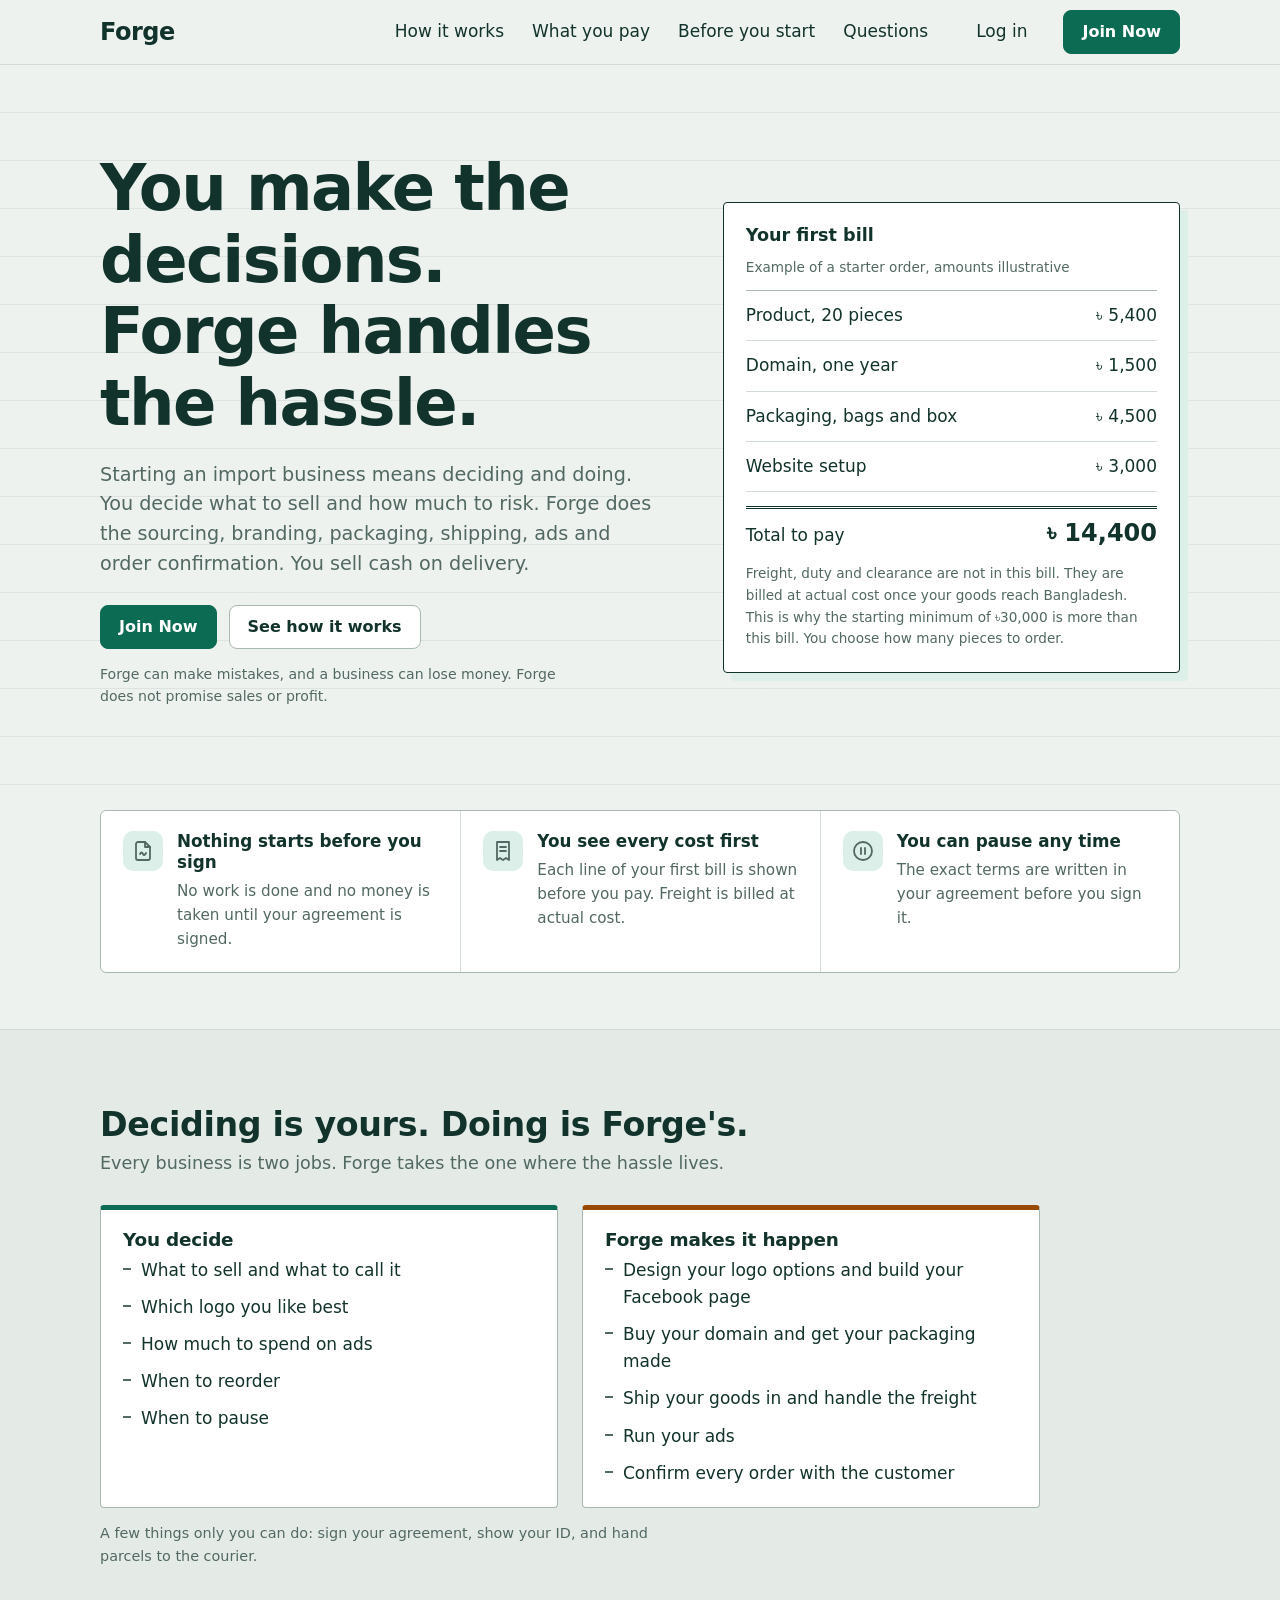
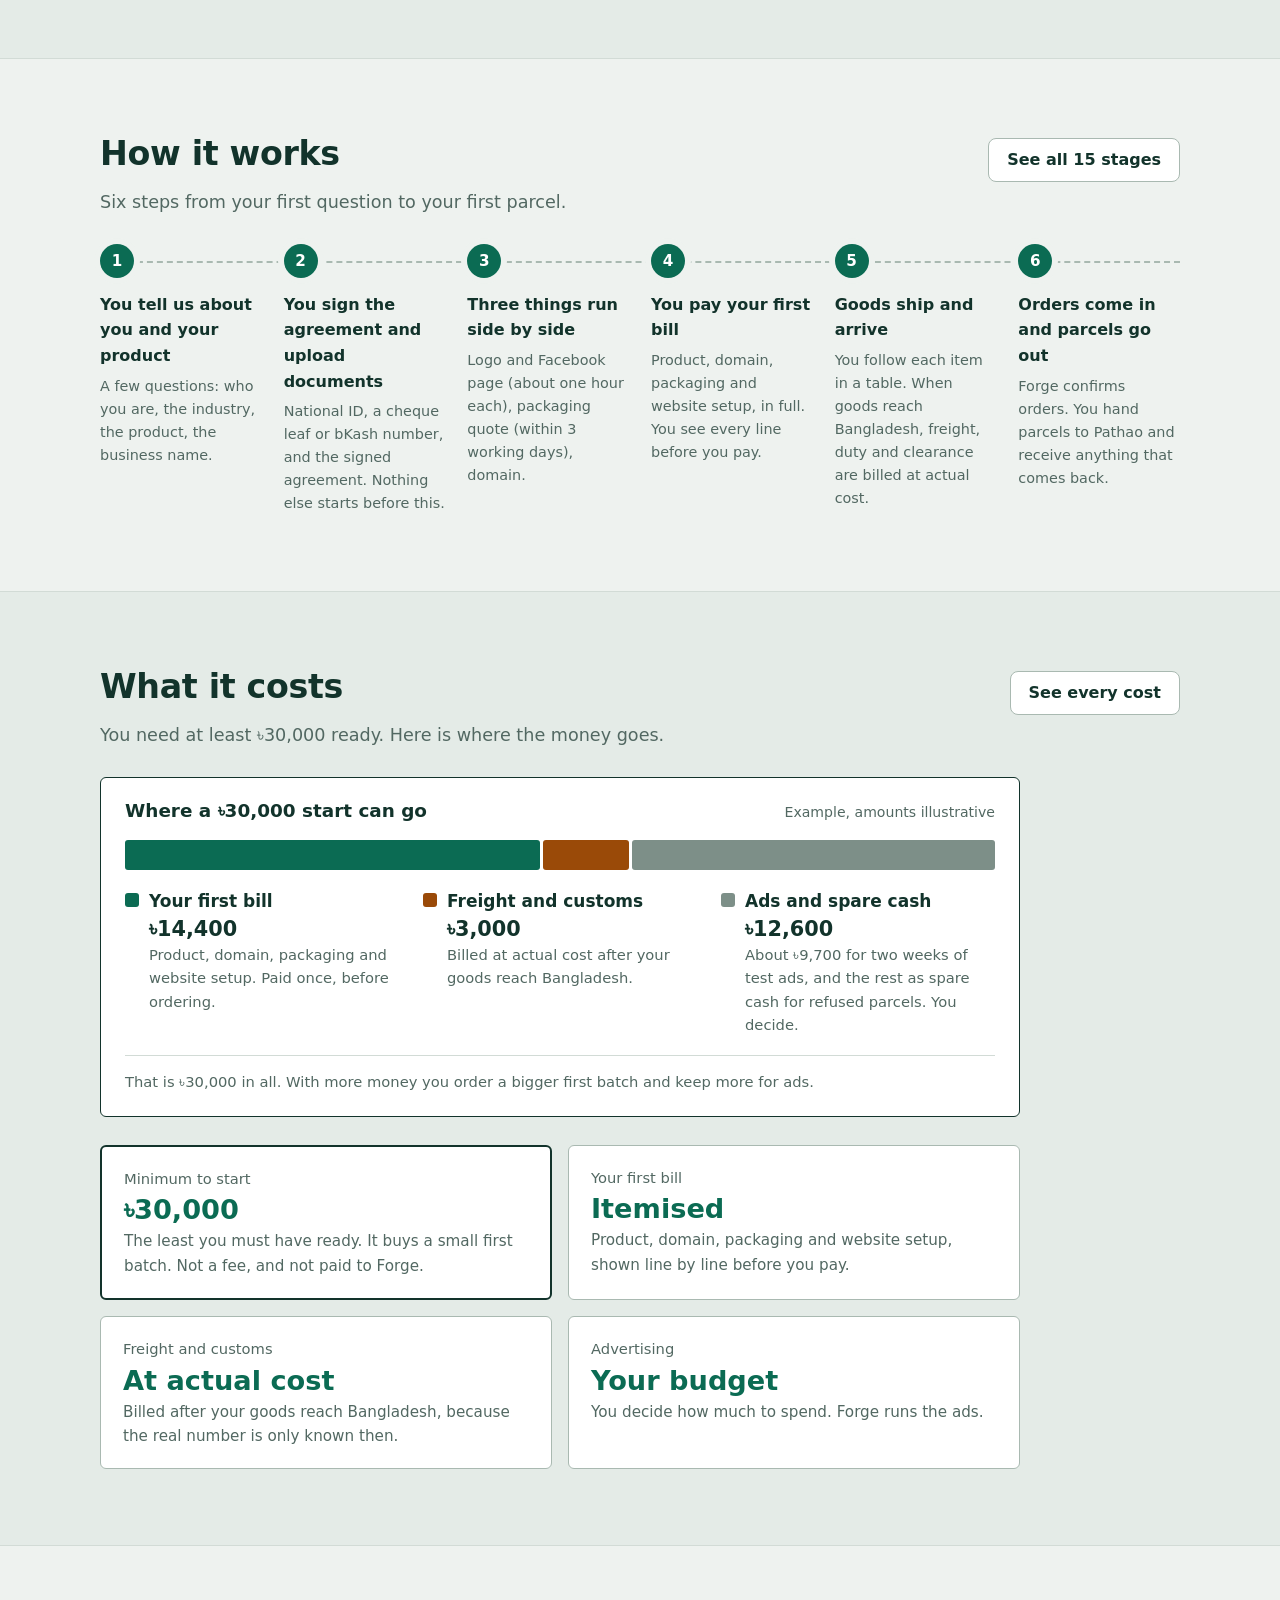
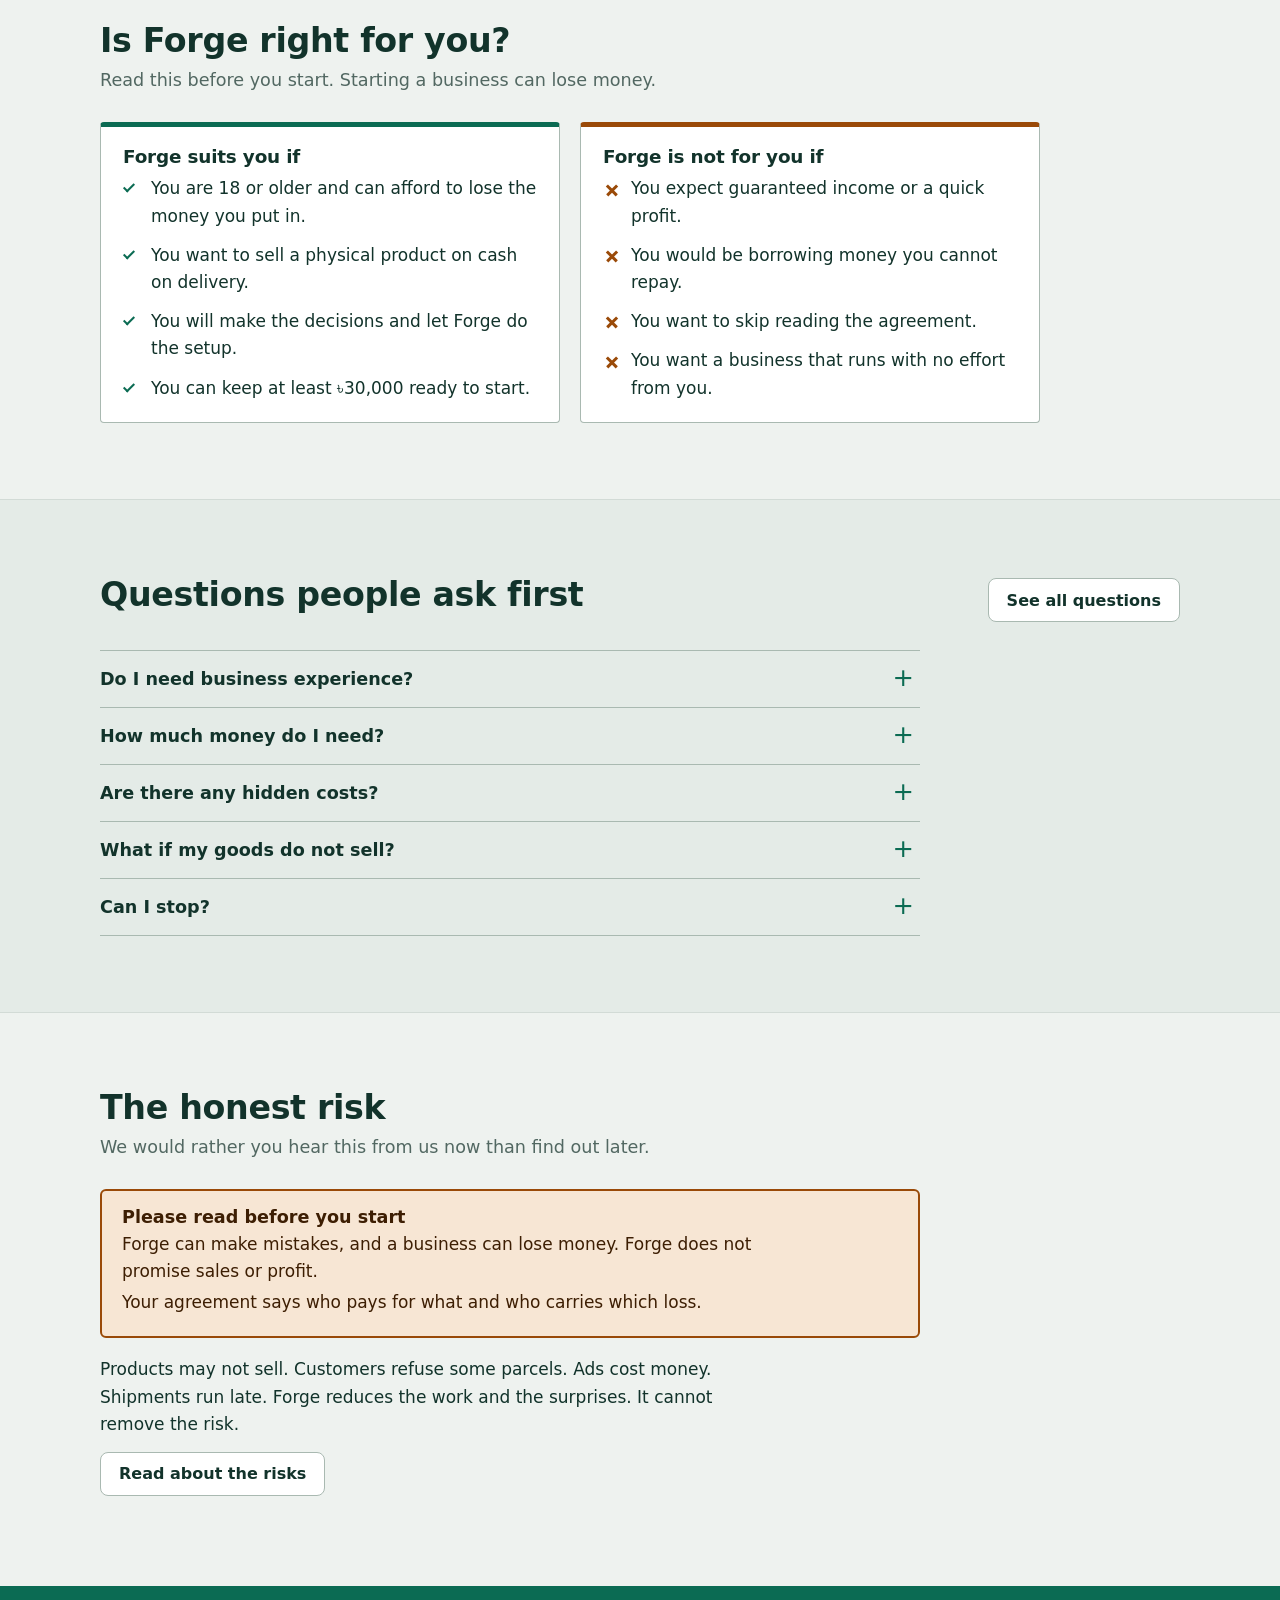
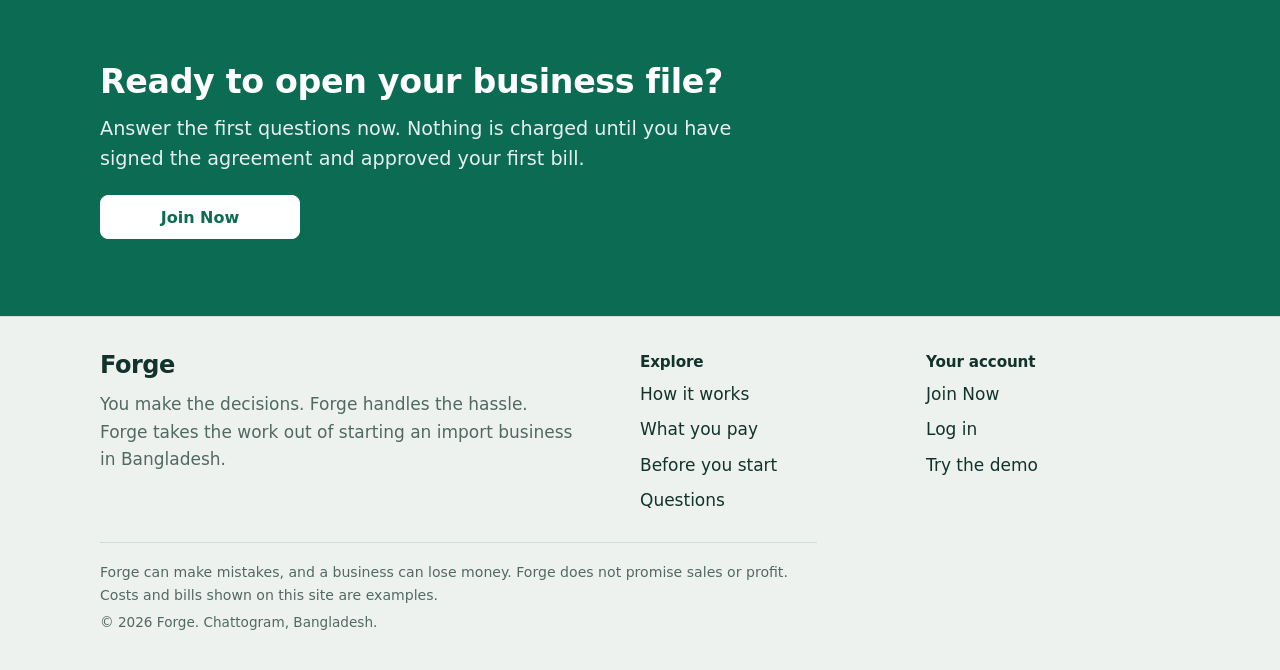
<file: index.html>
<!doctype html>
<html lang="en">
<head>
<meta charset="utf-8">
<meta http-equiv="Content-Security-Policy" content="default-src 'self'; script-src 'self'; style-src 'self' 'unsafe-inline' https://fonts.googleapis.com; font-src https://fonts.gstatic.com; img-src 'self' data: https:; connect-src 'self' https://xskysylnkjpsgqapqwyx.supabase.co wss://xskysylnkjpsgqapqwyx.supabase.co https://pmyfswozvkdpqgnsiibf.supabase.co; base-uri 'self'; form-action 'self'">
<meta name="viewport" content="width=device-width, initial-scale=1, viewport-fit=cover">
<title>Forge</title>
<meta name="description" content="Forge helps first-time business owners in Bangladesh start a cash-on-delivery import business, with a team that does the work in between.">
<link rel="preconnect" href="https://fonts.googleapis.com">
<link rel="preconnect" href="https://fonts.gstatic.com" crossorigin>
<link rel="stylesheet" href="https://fonts.googleapis.com/css2?family=Bricolage+Grotesque:opsz,wght@12..96,500;12..96,700&family=Hind+Siliguri:wght@400;600&family=IBM+Plex+Sans:wght@400;500;600&display=swap">
<link rel="stylesheet" href="css/site.css?v=1791376988">
</head>
<body>
<div id="site"></div>
<script src="js/site/live.js?v=1791376988"></script>
<script type="module" src="js/site/main.js?v=1791376988"></script>
</body>
</html>
</file>
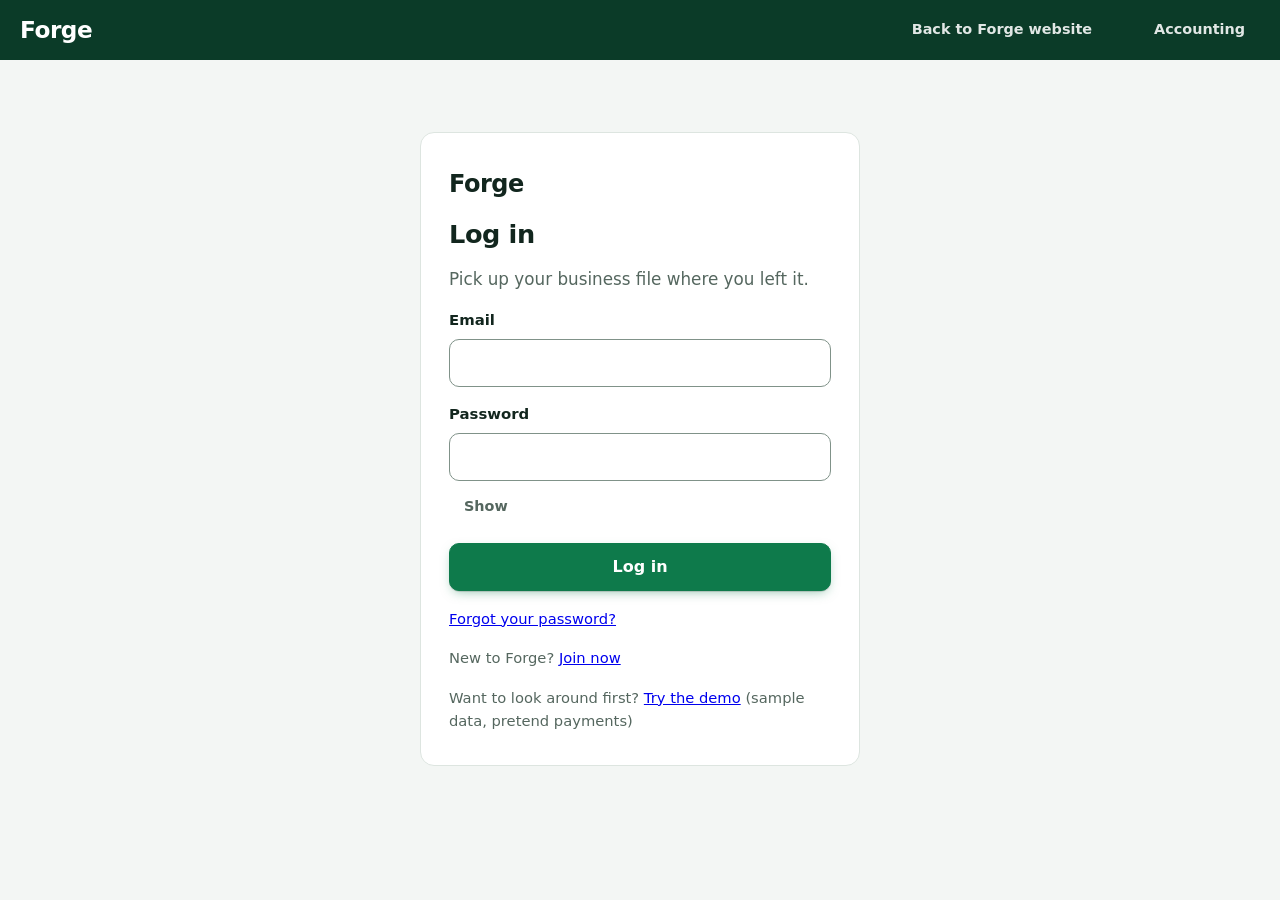
<file: workspace.html>
<!doctype html>
<html lang="en">
<head>
<meta charset="utf-8">
<meta http-equiv="Content-Security-Policy" content="default-src 'self'; script-src 'self'; style-src 'self' 'unsafe-inline' https://fonts.googleapis.com; font-src https://fonts.gstatic.com; img-src 'self' data: https:; connect-src 'self' https://xskysylnkjpsgqapqwyx.supabase.co wss://xskysylnkjpsgqapqwyx.supabase.co https://pmyfswozvkdpqgnsiibf.supabase.co; base-uri 'self'; form-action 'self'">
<meta name="viewport" content="width=device-width, initial-scale=1, viewport-fit=cover">
<title>Forge</title>
<meta name="description" content="Forge helps first-time business owners in Bangladesh start a cash-on-delivery import business.">
<link rel="preconnect" href="https://fonts.googleapis.com">
<link rel="preconnect" href="https://fonts.gstatic.com" crossorigin>
<link rel="stylesheet" href="https://fonts.googleapis.com/css2?family=Hind+Siliguri:wght@400;500;600;700&family=Plus+Jakarta+Sans:wght@400;500;600;700;800&display=swap">
<link rel="stylesheet" href="css/app.css?v=1791376988">
</head>
<body>
<div id="app"></div>
<script type="module" src="js/main.js?v=1791376988"></script>
</body>
</html>
</file>
<file: css/site.css>
/* Forge public site. Same business-file identity as the workspace.
   One bold element: the order sheet. Everything else stays quiet. */

:root {
  --paper: #eef2ef; --surface: #ffffff; --ink: #12332b; --muted: #526862;
  --line: #d2dbd6; --line-strong: #a9b9b1; --brand: #0b6b53; --brand-ink: #ffffff;
  --brand-soft: #dcefe8; --band: #e4ebe7; --focus: #1a5fd0;
  --font-display: "Bricolage Grotesque", "Hind Siliguri", system-ui, sans-serif;
  --font-body: "IBM Plex Sans", "Hind Siliguri", system-ui, -apple-system, "Segoe UI", sans-serif;
}
@media (prefers-color-scheme: dark) {
  :root:not([data-theme="light"]) {
    --paper: #0d1915; --surface: #14241f; --ink: #e5efea; --muted: #9eb4ab;
    --line: #27403a; --line-strong: #3d5c53; --brand: #48ba96; --brand-ink: #07211a;
    --brand-soft: #173b31; --band: #112019; --focus: #79adff; color-scheme: dark;
  }
}
:root[data-theme="dark"] {
  --paper: #0d1915; --surface: #14241f; --ink: #e5efea; --muted: #9eb4ab;
  --line: #27403a; --line-strong: #3d5c53; --brand: #48ba96; --brand-ink: #07211a;
  --brand-soft: #173b31; --band: #112019; --focus: #79adff; color-scheme: dark;
}

*, *::before, *::after { box-sizing: border-box; }
[hidden] { display: none !important; }
html { scroll-behavior: smooth; }
@media (prefers-reduced-motion: reduce) { html { scroll-behavior: auto; } }
body { margin: 0; background: var(--paper); color: var(--ink); font: 17px/1.6 var(--font-body); }
h1, h2, h3 { font-family: var(--font-display); line-height: 1.12; margin: 0; text-wrap: balance; letter-spacing: -0.01em; }
h1 { font-size: clamp(2.1rem, 4.6vw, 3.4rem); font-weight: 700; }
h2 { font-size: clamp(1.5rem, 2.6vw, 2.1rem); font-weight: 650; margin-bottom: 20px; }
h3 { font-size: 1.15rem; font-weight: 650; margin-bottom: 6px; }
p { margin: 0 0 14px; max-width: 64ch; }
a { color: var(--brand); text-underline-offset: 3px; }
:focus-visible { outline: 3px solid var(--focus); outline-offset: 2px; }
.muted { color: var(--muted); }
.small { font-size: 0.9rem; }
.wrap { width: 100%; max-width: 1120px; margin: 0 auto; padding-inline: 20px; }
.skip { position: absolute; left: 8px; top: -60px; background: var(--surface); padding: 8px 12px; border-radius: 6px; z-index: 50; }
.skip:focus { top: 8px; }
#main:focus { outline: none; }

/* Buttons */
.btn { display: inline-flex; align-items: center; justify-content: center; min-height: 44px; padding: 8px 18px; border: 1.5px solid var(--line-strong); border-radius: 8px; background: var(--surface); color: var(--ink); font: 600 1rem/1.2 var(--font-body); text-decoration: none; cursor: pointer; }
.btn:hover { border-color: var(--ink); }
.btn--primary { background: var(--brand); border-color: var(--brand); color: var(--brand-ink); }
.btn--primary:hover { filter: brightness(1.08); border-color: var(--brand); }
.btn--small { min-height: 38px; padding: 4px 14px; }
.actions { display: flex; flex-wrap: wrap; gap: 12px; margin: 26px 0 14px; }

/* Header */
.top { position: sticky; top: env(safe-area-inset-top, 0px); z-index: 20; background: var(--paper); border-bottom: 1px solid var(--line); }
.top__in { display: flex; align-items: center; gap: 24px; min-height: 64px; }
.word { font: 700 1.5rem/1 var(--font-display); color: var(--ink); text-decoration: none; letter-spacing: -0.02em; }
.nav { display: flex; gap: 4px; margin-left: auto; }
.nav__link { padding: 8px 12px; color: var(--ink); text-decoration: none; border-radius: 6px; font-weight: 500; }
.nav__link:hover { background: var(--band); }
.nav__link[aria-current="page"] { box-shadow: inset 0 -2px 0 var(--brand); }
.nav__menu { display: none; margin-left: auto; position: relative; }
.nav__menu summary { list-style: none; }
.nav__menu summary::-webkit-details-marker { display: none; }
.nav__panel { position: absolute; right: 0; top: 48px; width: min(280px, calc(100vw - 32px)); display: flex; flex-direction: column; gap: 4px; padding: 12px; background: var(--surface); border: 1px solid var(--line); border-radius: 10px; box-shadow: 0 8px 24px rgba(0,0,0,.14); }
.nav__panel .nav__link { padding: 12px; }
@media (max-width: 860px) {
  .nav, .top__cta { display: none; }
  .nav__menu { display: block; }
}

/* Hero */
.hero { padding-block: clamp(40px, 7vw, 88px); }
.hero__in { display: grid; grid-template-columns: minmax(0, 1.1fr) minmax(0, 0.9fr); gap: clamp(28px, 5vw, 72px); align-items: center; }
.hero__text .lede { margin-top: 20px; }
.lede { font-size: 1.2rem; line-height: 1.55; color: var(--muted); max-width: 56ch; }
@media (max-width: 900px) { .hero__in { grid-template-columns: minmax(0, 1fr); } }

/* Order sheet specimen */
.sheet { margin: 0; background: var(--surface); border: 1.5px solid var(--ink); border-radius: 4px; padding: 22px; box-shadow: 8px 8px 0 var(--brand-soft); max-width: 460px; width: 100%; justify-self: end; }
.sheet figcaption { display: flex; justify-content: space-between; gap: 12px; flex-wrap: wrap; align-items: baseline; padding-bottom: 12px; border-bottom: 1px solid var(--line-strong); font-size: 0.85rem; color: var(--muted); }
.sheet figcaption strong { font: 650 1.1rem var(--font-display); color: var(--ink); }
.sheet__rows { margin: 0; }
.sheet__rows div { display: flex; justify-content: space-between; gap: 16px; padding: 11px 0; border-bottom: 1px solid var(--line); }
.sheet__rows dt { margin: 0; }
.sheet__rows dd { margin: 0; font-variant-numeric: tabular-nums; white-space: nowrap; }
.sheet__total { display: flex; justify-content: space-between; align-items: baseline; margin-top: 14px; padding-top: 10px; border-top: 3px double var(--ink); }
.sheet__total strong { font: 700 1.5rem var(--font-display); font-variant-numeric: tabular-nums; }
.sheet__note { margin: 14px 0 0; font-size: 0.85rem; color: var(--muted); }
@media (max-width: 900px) { .sheet { justify-self: start; } }

/* Bands */
.band { padding-block: clamp(36px, 5vw, 64px); border-top: 1px solid var(--line); }
.band:nth-of-type(even) { background: var(--band); }
.narrow { max-width: 62ch; }
.split { display: grid; grid-template-columns: repeat(2, minmax(0, 1fr)); gap: clamp(20px, 4vw, 56px); align-items: start; }
@media (max-width: 760px) { .split { grid-template-columns: minmax(0, 1fr); } }
.intro { padding-block: clamp(36px, 6vw, 72px) 20px; }
.intro .lede { margin-top: 16px; }

/* Ordered steps */
.steps { list-style: none; counter-reset: s; margin: 0 0 20px; padding: 0; display: grid; gap: 0; max-width: 760px; }
.steps li { counter-increment: s; display: grid; grid-template-columns: 44px minmax(0, 1fr); column-gap: 14px; padding: 16px 0; border-bottom: 1px solid var(--line); }
.steps li::before { content: counter(s); grid-row: span 2; width: 34px; height: 34px; border-radius: 50%; background: var(--brand); color: var(--brand-ink); display: grid; place-items: center; font: 650 0.95rem var(--font-display); }
.steps strong { font-weight: 650; }
.steps span { color: var(--muted); }

/* Table */
.tablewrap { overflow-x: auto; }
table { border-collapse: collapse; width: 100%; background: var(--surface); border: 1px solid var(--line-strong); }
th, td { padding: 12px 14px; text-align: left; border-bottom: 1px solid var(--line); vertical-align: top; font-variant-numeric: tabular-nums; }
thead th { background: var(--brand-soft); font-weight: 650; }
tbody th { font-weight: 600; }
table.plain td, table.plain th { min-width: 160px; }
.tablefig { margin: 20px 0 0; max-width: 820px; }
.tablefig figcaption { margin-top: 10px; font-size: 0.88rem; color: var(--muted); }

/* How it works */
.stagelist { display: grid; gap: 0; max-width: 820px; }
.stage { display: grid; grid-template-columns: 44px minmax(0, 1fr); column-gap: 16px; padding: 22px 0; border-bottom: 1px solid var(--line); }
.stage__n { width: 36px; height: 36px; border: 1.5px solid var(--brand); color: var(--brand); border-radius: 50%; display: grid; place-items: center; font: 650 1rem var(--font-display); }
.stage p { margin-bottom: 8px; }
.stage__meta { display: flex; flex-wrap: wrap; gap: 6px 22px; font-size: 0.9rem; color: var(--muted); }

/* Lists */
.factlist { display: grid; grid-template-columns: repeat(2, minmax(0, 1fr)); gap: 24px 48px; max-width: 920px; }
.factlist p { margin: 0; }
@media (max-width: 760px) { .factlist { grid-template-columns: minmax(0, 1fr); } }
.ticks { list-style: none; margin: 0; padding: 0; display: grid; gap: 12px; max-width: 700px; }
.ticks li { position: relative; padding-left: 32px; }
.ticks li::before { content: ""; position: absolute; left: 4px; top: 0.45em; width: 7px; height: 12px; border: solid var(--brand); border-width: 0 2.5px 2.5px 0; transform: rotate(45deg); }

/* FAQ */
.faq { max-width: 780px; border-top: 1px solid var(--line-strong); }
.faq details { border-bottom: 1px solid var(--line-strong); }
.faq summary { cursor: pointer; padding: 18px 36px 18px 0; font: 600 1.1rem var(--font-body); position: relative; list-style: none; }
.faq summary::-webkit-details-marker { display: none; }
.faq summary::after { content: "+"; position: absolute; right: 6px; top: 14px; font: 400 1.6rem/1 var(--font-body); color: var(--brand); }
.faq details[open] summary::after { content: "\2212"; }
.faq details p { padding-bottom: 18px; margin: 0; color: var(--muted); }

/* Final call and footer */
.final { padding-block: clamp(44px, 6vw, 80px); background: var(--brand); color: var(--brand-ink); }
.final h2 { margin-bottom: 14px; }
.final .lede { color: inherit; opacity: .9; margin-bottom: 22px; }
.final .btn--primary { background: var(--brand-ink); color: var(--brand); border-color: var(--brand-ink); }
.foot { padding-block: 36px calc(36px + env(safe-area-inset-bottom, 0px)); border-top: 1px solid var(--line); }
.foot__in { display: flex; flex-wrap: wrap; justify-content: space-between; gap: 24px; }
.foot__links { display: flex; flex-wrap: wrap; gap: 8px 20px; align-content: flex-start; }
.foot__links a { color: var(--ink); }

.visually-hidden { position: absolute; width: 1px; height: 1px; overflow: hidden; clip: rect(0 0 0 0); white-space: nowrap; }

.hero__in { position: relative; }
.hero h1 { font-size: clamp(2.3rem, 5.2vw, 4rem); letter-spacing: -0.025em; }
/* Home journey as a track */
@media (min-width: 1000px) {
  .steps--track { max-width: none; grid-template-columns: repeat(6, minmax(0, 1fr)); gap: 0 22px; position: relative; }
  .steps--track::before { content: ""; position: absolute; left: 17px; right: 0; top: 17px; border-top: 2px dashed var(--line-strong); }
  .steps--track li { display: block; border: 0; padding: 0; position: relative; }
  .steps--track li::before { position: relative; margin-bottom: 14px; box-shadow: 0 0 0 6px var(--paper); }
  .band:nth-of-type(even) .steps--track li::before { box-shadow: 0 0 0 6px var(--band); }
  .steps--track strong { display: block; margin-bottom: 6px; font-size: 1rem; }
  .steps--track span { font-size: 0.9rem; display: block; }
}

/* Who does what */
.whogrid { display: grid; grid-template-columns: repeat(2, minmax(0, 1fr)); gap: 24px; max-width: 900px; }
@media (max-width: 760px) { .whogrid { grid-template-columns: minmax(0, 1fr); } }
.who { background: var(--surface); border: 1px solid var(--line-strong); border-top-width: 5px; border-radius: 4px; padding: 20px 22px; }
.who--you { border-top-color: var(--brand); }
.who--team { border-top-color: #9a4a08; }
:root[data-theme="dark"] .who--team { border-top-color: #eaa763; }
@media (prefers-color-scheme: dark) { :root:not([data-theme="light"]) .who--team { border-top-color: #eaa763; } }
.who ul { margin: 0; padding: 0; list-style: none; display: grid; gap: 10px; }
.who li { padding-left: 18px; position: relative; }
.who li::before { content: ""; position: absolute; left: 0; top: 0.65em; width: 8px; height: 2px; background: var(--muted); }

/* Warning */
.warnrow { padding-block: 28px 36px; }
.warn { max-width: 860px; border: 2px solid #9a4a08; background: #f7e6d4; color: #3d1e03; border-radius: 6px; padding: 16px 20px; }
.warn strong { font: 700 1.1rem var(--font-display); display: block; margin-bottom: 4px; }
.warn p { margin: 0 0 4px; }
:root[data-theme="dark"] .warn { border-color: #eaa763; background: #33261a; color: #f5dfc6; }
@media (prefers-color-scheme: dark) { :root:not([data-theme="light"]) .warn { border-color: #eaa763; background: #33261a; color: #f5dfc6; } }
.who--ai { border-top-color: var(--ink); }

/* How it works detail */
.jump { max-width: 820px; margin-top: 8px; padding: 16px 20px; background: var(--surface); border: 1px solid var(--line-strong); border-radius: 4px; }
.jump ol { margin: 8px 0 0; padding-left: 22px; columns: 2; column-gap: 32px; }
@media (max-width: 640px) { .jump ol { columns: 1; } }
.stage { scroll-margin-top: 80px; }
.stage h3 { font-size: 1.35rem; }
.stage__what { font-weight: 500; margin: 10px 0; }
.stage__dl { margin: 0; display: grid; gap: 0; border: 1px solid var(--line); border-radius: 4px; background: var(--surface); }
.stage__dl div { display: grid; grid-template-columns: 130px minmax(0, 1fr); gap: 4px 16px; padding: 12px 16px; border-bottom: 1px solid var(--line); }
.stage__dl div:last-child { border-bottom: 0; }
.stage__dl dt { font-weight: 650; color: var(--brand); }
.stage__dl dd { margin: 0; }
@media (max-width: 560px) { .stage__dl div { grid-template-columns: minmax(0, 1fr); } }
.stagelist { max-width: 860px; }

.why { margin: 0 0 40px; display: grid; grid-template-columns: repeat(2, minmax(0, 1fr)); gap: 0 56px; max-width: 1000px; }
.why div { padding: 18px 0; border-top: 1px solid var(--line-strong); }
.why dt { font: 650 1.2rem/1.25 var(--font-display); margin-bottom: 6px; }
.why dd { margin: 0; color: var(--muted); }
@media (max-width: 760px) { .why { grid-template-columns: minmax(0, 1fr); } }

/* Home flow */
.readnote { padding-block: 8px 28px; }
.readnote__box { max-width: 860px; border-left: 6px solid var(--brand); background: var(--surface); padding: 18px 22px; border-radius: 0 6px 6px 0; box-shadow: 0 1px 0 var(--line); }
.readnote__box strong { font: 700 1.2rem var(--font-display); display: block; margin-bottom: 4px; }
.readnote__box p { margin: 0; }

.parts { position: sticky; top: calc(64px + env(safe-area-inset-top, 0px)); z-index: 15; background: var(--paper); border-block: 1px solid var(--line); }
.parts ol { list-style: none; margin: 0; padding: 0; display: flex; gap: 4px; overflow-x: auto; scrollbar-width: none; }
.parts ol::-webkit-scrollbar { display: none; }
.parts li { flex: 0 0 auto; }
.parts a { display: flex; align-items: center; gap: 8px; padding: 12px 12px; color: var(--muted); text-decoration: none; font-weight: 500; font-size: 0.95rem; white-space: nowrap; border-bottom: 3px solid transparent; }
.parts a span { width: 22px; height: 22px; border-radius: 50%; border: 1.5px solid currentColor; display: grid; place-items: center; font-size: 0.78rem; }
.parts a[aria-current="true"] { color: var(--ink); border-bottom-color: var(--brand); font-weight: 650; }
.parts a[aria-current="true"] span { background: var(--brand); border-color: var(--brand); color: var(--brand-ink); }

.part { padding-block: clamp(44px, 6vw, 80px); border-top: 1px solid var(--line); scroll-margin-top: 130px; }
.part:nth-of-type(odd) { background: var(--band); }
.part__no { font-size: 0.9rem; color: var(--brand); font-weight: 600; margin-bottom: 8px; }
.part__lead { font-size: 1.15rem; color: var(--muted); max-width: 60ch; margin-bottom: 24px; }
.bridge { margin: 36px 0 0; padding-top: 18px; border-top: 1px dashed var(--line-strong); font-weight: 600; color: var(--brand); max-width: none; }
.proof { margin-top: 28px; font-weight: 500; max-width: 62ch; }
.worries { list-style: none; margin: 0; padding: 0; display: grid; max-width: 820px; }
.worries li { padding: 22px 0; border-top: 1px solid var(--line-strong); }
.worries li:last-child { border-bottom: 1px solid var(--line-strong); }
.worries h3 { font-size: 1.4rem; margin-bottom: 8px; }
.worries p { margin-bottom: 6px; }
.worries__where { color: var(--brand); font-size: 0.92rem; font-weight: 600; }
.final.part { background: var(--brand); }
.final.part .part__no { color: inherit; opacity: .85; }
.who p { margin: 0; }
.tablefig + p { margin-top: 20px; }

/* Freight explainer */
.freight { margin-top: 56px; padding-top: 32px; border-top: 3px double var(--ink); }
.freight > h3 { font-size: 1.7rem; margin-bottom: 10px; }
.freight .steps--track { margin: 28px 0; }
.freight__split { margin: 32px 0; }
.freight__split h3 { margin-bottom: 8px; }
.sheet--small { box-shadow: none; max-width: 420px; justify-self: start; }
.formula { display: flex; flex-wrap: wrap; align-items: stretch; gap: 12px; margin: 8px 0 16px; }
.formula div { flex: 1 1 200px; background: var(--surface); border: 1.5px solid var(--line-strong); border-radius: 4px; padding: 14px 16px; display: grid; gap: 4px; align-content: start; }
.formula span { color: var(--muted); font-size: 0.92rem; }
.formula strong { font: 700 1.5rem var(--font-display); font-variant-numeric: tabular-nums; }
.formula b { align-self: center; font: 700 1.6rem var(--font-display); color: var(--muted); }
.formula__sum { border-color: var(--ink) !important; border-width: 2px !important; }
.steps--track li strong { display: block; }
.warn + p { margin-top: 20px; }

/* ---- Home, reorganised: short sections, detail lives on its own pages ---- */
.top__join { display: none; }
@media (max-width: 860px) {
  .top__in { gap: 12px; }
  .top__join { display: inline-flex; margin-left: auto; }
  .nav__menu { margin-left: 0; }
}
.hero__fine { font-size: 0.88rem; color: var(--muted); max-width: 52ch; margin-top: 8px; }
@media (max-width: 560px) {
  .hero { padding-block: 28px 36px; }
  .hero .actions .btn { flex: 1 1 100%; }
  .lede { font-size: 1.08rem; }
  .sheet { padding: 18px; box-shadow: 5px 5px 0 var(--brand-soft); }
}

.trustrow { padding-block: 0 clamp(32px, 5vw, 56px); }
.trust { list-style: none; margin: 0; padding: 0; display: grid; grid-template-columns: repeat(3, minmax(0, 1fr)); gap: 0; border: 1px solid var(--line-strong); border-radius: 6px; background: var(--surface); overflow: hidden; }
.trust li { padding: 20px 22px; display: grid; gap: 6px; align-content: start; border-left: 1px solid var(--line); }
.trust li:first-child { border-left: 0; }
.trust strong { font: 650 1.05rem/1.25 var(--font-display); color: var(--ink); }
.trust span { color: var(--muted); font-size: 0.95rem; }
@media (max-width: 820px) {
  .trust { grid-template-columns: minmax(0, 1fr); }
  .trust li { border-left: 0; border-top: 1px solid var(--line); padding: 16px 18px; }
  .trust li:first-child { border-top: 0; }
}

.sec { padding-block: clamp(40px, 6vw, 76px); border-top: 1px solid var(--line); }
.sec:nth-of-type(odd) { background: var(--band); }
.sec__head { display: flex; flex-wrap: wrap; align-items: baseline; justify-content: space-between; gap: 6px 24px; margin-bottom: 28px; }
.sec__head h2 { margin: 0; flex: 1 1 320px; }
.sec__head .sec__lead { flex: 1 1 100%; order: 3; margin: 0; color: var(--muted); font-size: 1.1rem; max-width: 62ch; }
.sec__head > a { white-space: nowrap; font-weight: 600; flex: 0 0 auto; }
.sec .steps--track { margin-bottom: 0; }
@media (max-width: 999px) { .sec .steps--track { max-width: 640px; } }

.glance { margin: 0; display: grid; grid-template-columns: repeat(2, minmax(0, 1fr)); gap: 16px; max-width: 920px; }
.glance > div { background: var(--surface); border: 1px solid var(--line-strong); border-radius: 6px; padding: 20px 22px; display: grid; gap: 4px; align-content: start; }
.glance dt { color: var(--muted); font-size: 0.92rem; font-weight: 500; }
.glance dd { margin: 0; }
.glance__v { font: 700 1.7rem/1.15 var(--font-display); color: var(--brand); }
.glance__d { color: var(--muted); font-size: 0.95rem; }
.glance > div:first-child { border-color: var(--ink); border-width: 2px; }
@media (max-width: 640px) { .glance { grid-template-columns: minmax(0, 1fr); } .glance > div { padding: 16px 18px; } }

.sec .faq { max-width: 820px; }
.sec .warn { max-width: 820px; }
.sec .whogrid { max-width: 940px; }
.final .btn { min-width: 200px; }
@media (max-width: 560px) { .final .btn { width: 100%; } .foot__in { gap: 20px; } }
.sec__head .sec__lead { max-width: none; width: 100%; }

/* ---- Investor-grade polish ---- */
:root { --s-bill: var(--brand); --s-freight: #9a4a08; --s-ads: #7d8f88; }
@media (prefers-color-scheme: dark) { :root:not([data-theme="light"]) { --s-freight: #eaa763; --s-ads: #7b948a; } }
:root[data-theme="dark"] { --s-freight: #eaa763; --s-ads: #7b948a; }

.hero { background-image: repeating-linear-gradient(to bottom, transparent 0 47px, color-mix(in srgb, var(--line) 60%, transparent) 47px 48px); }

.trust li { grid-template-columns: 40px minmax(0, 1fr); gap: 0 14px; align-items: start; }
.trust li > div { display: grid; gap: 6px; }
.ico { width: 40px; height: 40px; border-radius: 10px; background: var(--brand-soft); color: var(--brand); display: grid; place-items: center; }

.money { margin: 0 0 28px; max-width: 920px; background: var(--surface); border: 1.5px solid var(--ink); border-radius: 6px; padding: 22px 24px; }
.money figcaption { display: flex; flex-wrap: wrap; justify-content: space-between; gap: 4px 16px; align-items: baseline; margin-bottom: 16px; color: var(--muted); font-size: 0.88rem; }
.money figcaption strong { font: 650 1.15rem var(--font-display); color: var(--ink); }
.money__bar { display: flex; gap: 3px; height: 30px; }
.money__seg { flex-basis: 0; border-radius: 3px; min-width: 6px; }
.money__seg--bill, .money__key--bill { background: var(--s-bill); }
.money__seg--freight, .money__key--freight { background: var(--s-freight); }
.money__seg--ads, .money__key--ads { background: var(--s-ads); }
.money__legend { list-style: none; margin: 18px 0 0; padding: 0; display: grid; grid-template-columns: repeat(3, minmax(0, 1fr)); gap: 16px 24px; }
.money__legend li { display: grid; grid-template-columns: 14px minmax(0, 1fr); gap: 10px; align-items: start; }
.money__key { width: 14px; height: 14px; border-radius: 3px; margin-top: 5px; }
.money__legend strong { display: block; font-weight: 650; }
.money__amt { font: 700 1.3rem var(--font-display); font-variant-numeric: tabular-nums; display: block; margin: 2px 0; }
.money__legend p { margin: 0; color: var(--muted); font-size: 0.92rem; }
.money__note { margin: 18px 0 0; padding-top: 14px; border-top: 1px solid var(--line); font-size: 0.92rem; color: var(--muted); max-width: none; }
@media (max-width: 760px) { .money { padding: 18px; } .money__legend { grid-template-columns: minmax(0, 1fr); } }

.fit { display: grid; grid-template-columns: repeat(2, minmax(0, 1fr)); gap: 20px; max-width: 940px; }
.fit__col { background: var(--surface); border: 1px solid var(--line-strong); border-top: 5px solid var(--brand); border-radius: 4px; padding: 20px 22px; }
.fit__col--no { border-top-color: #9a4a08; }
:root[data-theme="dark"] .fit__col--no { border-top-color: #eaa763; }
@media (prefers-color-scheme: dark) { :root:not([data-theme="light"]) .fit__col--no { border-top-color: #eaa763; } }
.fit ul { list-style: none; margin: 8px 0 0; padding: 0; display: grid; gap: 12px; }
.fit li { position: relative; padding-left: 28px; }
.fit__col--yes li::before { content: ""; position: absolute; left: 3px; top: 0.35em; width: 6px; height: 11px; border: solid var(--brand); border-width: 0 2.5px 2.5px 0; transform: rotate(45deg); }
.fit__col--no li::before, .fit__col--no li::after { content: ""; position: absolute; left: 2px; top: 0.78em; width: 14px; height: 2.5px; background: #9a4a08; transform: rotate(45deg); }
.fit__col--no li::after { transform: rotate(-45deg); }
:root[data-theme="dark"] .fit__col--no li::before, :root[data-theme="dark"] .fit__col--no li::after { background: #eaa763; }
@media (prefers-color-scheme: dark) { :root:not([data-theme="light"]) .fit__col--no li::before, :root:not([data-theme="light"]) .fit__col--no li::after { background: #eaa763; } }
@media (max-width: 700px) { .fit { grid-template-columns: minmax(0, 1fr); } }

/* Footer in columns */
.foot__grid { display: grid; grid-template-columns: minmax(0, 2fr) minmax(0, 1fr) minmax(0, 1fr); gap: 32px; }
.foot__brand p { margin-top: 10px; color: var(--muted); max-width: 44ch; }
.foot__h { font: 650 0.95rem var(--font-body); margin: 0 0 10px; color: var(--ink); }
.foot ul { list-style: none; margin: 0; padding: 0; display: grid; gap: 8px; }
.foot ul a { color: var(--ink); text-decoration: none; }
.foot ul a:hover { text-decoration: underline; }
.foot__risk { margin: 28px 0 0; padding-top: 18px; border-top: 1px solid var(--line); font-size: 0.88rem; color: var(--muted); max-width: 80ch; }
.foot__copy { margin: 6px 0 0; font-size: 0.85rem; color: var(--muted); }
@media (max-width: 760px) { .foot__grid { grid-template-columns: minmax(0, 1fr) minmax(0, 1fr); } .foot__brand { grid-column: 1 / -1; } }
</file>
<file: css/app.css>
/* Forge owner workspace.
   Layout concept: a business file. Left: the stages of the file. Centre: the working page.
   Right: an order sheet that fills in as the owner decides, like a pro-forma invoice.
   One bold element (the order sheet); everything else stays quiet. */

:root {
  --paper: #f3f6f4;
  --surface: #ffffff;
  --ink: #12261e;
  --muted: #55675f;
  --line: #dde5e0;
  --line-strong: #b3c1b9;
  --field: #809289;
  --deep: #0b3b28;
  --brand: #0e7a4b;
  --brand-ink: #ffffff;
  --brand-soft: #e1f2e9;
  --team: #3f4fa3;
  --team-soft: #e8ebf8;
  --danger: #b3261e;
  --danger-soft: #f9e0dd;
  --warn-soft: #fbf0d4;
  --focus: #1a5fd0;
  --shadow: 0 1px 2px rgba(18, 51, 43, 0.08);

  --font-display: "Plus Jakarta Sans", "Hind Siliguri", system-ui, sans-serif;
  --font-body: "Plus Jakarta Sans", "Hind Siliguri", system-ui, -apple-system, "Segoe UI", sans-serif;

  --r-s: 10px;
  --r-m: 14px;
  --rail-w: 272px;
  --sheet-w: 348px;
  --top-h: 60px;
}

@media (prefers-color-scheme: dark) {
  :root:not([data-theme="light"]) {
    --paper: #0d1915;
    --surface: #14241f;
    --ink: #e5efea;
    --muted: #9eb4ab;
    --line: #27403a;
    --line-strong: #3d5c53;
    --field: #6f9186;
    --deep: #0a2a1d;
    --brand: #48ba96;
    --brand-ink: #07211a;
    --brand-soft: #173b31;
    --team: #a6b2f2;
    --team-soft: #1f2447;
    --danger: #f4877e;
    --danger-soft: #3b201d;
    --warn-soft: #3a3016;
    --focus: #79adff;
    --shadow: 0 1px 2px rgba(0, 0, 0, 0.4);
    color-scheme: dark;
  }
}

:root[data-theme="dark"] {
  --paper: #0d1915;
  --surface: #14241f;
  --ink: #e5efea;
  --muted: #9eb4ab;
  --line: #27403a;
  --line-strong: #3d5c53;
  --field: #6f9186;
  --deep: #0a2a1d;
  --brand: #48ba96;
  --brand-ink: #07211a;
  --brand-soft: #173b31;
  --team: #a6b2f2;
  --team-soft: #1f2447;
  --danger: #f4877e;
  --danger-soft: #3b201d;
  --warn-soft: #3a3016;
  --focus: #79adff;
  --shadow: 0 1px 2px rgba(0, 0, 0, 0.4);
  color-scheme: dark;
}

*, *::before, *::after { box-sizing: border-box; }

html { -webkit-text-size-adjust: 100%; }

body {
  margin: 0;
  background: var(--paper);
  color: var(--ink);
  font: 400 16px/1.6 var(--font-body);
  -webkit-font-smoothing: antialiased;
}

h1, h2, h3, h4 {
  margin: 0;
  font-family: var(--font-display);
  font-weight: 700;
  line-height: 1.2;
  letter-spacing: -0.015em;
  text-wrap: balance;
}
h1 { font-size: clamp(1.7rem, 1.2rem + 1.8vw, 2.35rem); }
h2 { font-size: 1.2rem; }
h3 { font-size: 1.02rem; }
p { margin: 0; }
img { max-width: 100%; display: block; }
button, input, select, textarea { font: inherit; color: inherit; }
:focus-visible { outline: 3px solid var(--focus); outline-offset: 2px; }
.sr-only {
  position: absolute; width: 1px; height: 1px; margin: -1px; padding: 0;
  overflow: hidden; clip: rect(0 0 0 0); white-space: nowrap; border: 0;
}
.num { font-variant-numeric: tabular-nums; }

/* ---------- Buttons ---------- */
.btn {
  display: inline-flex; align-items: center; justify-content: center; gap: 8px;
  min-height: 44px; padding: 0 18px;
  border: 1px solid var(--line-strong); border-radius: var(--r-s);
  background: var(--surface); color: var(--ink);
  font-weight: 500; cursor: pointer; text-decoration: none;
}
.btn:hover { border-color: var(--ink); }
.btn--primary { background: var(--brand); border-color: var(--brand); color: var(--brand-ink); font-weight: 600; }
.btn--primary:hover { filter: brightness(1.08); border-color: var(--brand); }
.btn--quiet { border-color: transparent; background: transparent; color: var(--muted); }
.btn--quiet:hover { color: var(--ink); border-color: var(--line); }
.btn[disabled], .btn[aria-disabled="true"] { opacity: 0.5; cursor: not-allowed; filter: none; }
.btn--small { min-height: 36px; padding: 0 12px; font-size: 0.9rem; }

/* ---------- Shell ---------- */
.shell {
  display: grid;
  grid-template-columns: var(--rail-w) minmax(0, 1fr) var(--sheet-w);
  grid-template-areas: "top top top" "rail main sheet";
  min-height: 100vh;
  min-height: 100dvh;
  grid-template-rows: var(--top-h) 1fr;
}

.topbar {
  grid-area: top;
  position: sticky; top: 0; z-index: 30;
  display: flex; align-items: center; gap: 16px;
  padding: 0 20px;
  background: var(--surface);
  border-bottom: 1px solid var(--line);
}
.brand { display: flex; align-items: baseline; gap: 10px; text-decoration: none; color: var(--ink); }
.brand__word { font-family: var(--font-display); font-weight: 700; font-size: 1.45rem; letter-spacing: -0.02em; }
.brand__sub { color: var(--muted); font-size: 0.85rem; }
.topbar__spacer { flex: 1; }
.topbar__save { color: var(--muted); font-size: 0.85rem; }
.topbar__save[data-state="unsaved"] { color: var(--danger); }
.topbar__steps { display: none; }

.demo-banner {
  grid-column: 1 / -1;
  background: var(--warn-soft); color: var(--ink);
  padding: 8px 20px; font-size: 0.88rem; border-bottom: 1px solid var(--line);
}

/* ---------- Rail ---------- */
.rail {
  grid-area: rail;
  position: sticky; top: var(--top-h);
  align-self: start;
  max-height: calc(100dvh - var(--top-h));
  overflow-y: auto;
  padding: 24px 12px 32px 20px;
}
.rail__title { font-weight: 600; margin: 0 0 4px; }
.rail__lede { color: var(--muted); font-size: 0.88rem; margin: 0 8px 14px 0; }
.rail__list { list-style: none; margin: 0; padding: 0; }
.rail__item { position: relative; }
.rail__link, .rail__static {
  display: grid; grid-template-columns: 26px minmax(0, 1fr); gap: 10px; align-items: start;
  padding: 7px 8px; border-radius: var(--r-s);
  color: var(--ink); text-decoration: none; font-size: 0.93rem; line-height: 1.3;
}
.rail__link:hover { background: var(--brand-soft); }
.rail__marker {
  display: grid; place-items: center;
  width: 24px; height: 24px; border-radius: 50%;
  border: 1.5px solid var(--line-strong); color: var(--muted);
  font-size: 0.75rem; font-weight: 600; background: var(--surface);
}
.rail__item.is-done .rail__marker { background: var(--brand); border-color: var(--brand); color: var(--brand-ink); }
.rail__item.is-current .rail__marker { border-color: var(--brand); color: var(--brand); box-shadow: 0 0 0 3px var(--brand-soft); }
.rail__item.is-current .rail__link { background: var(--brand-soft); font-weight: 600; }
.rail__item.is-later .rail__static { color: var(--muted); }
.rail__who { display: block; font-size: 0.78rem; color: var(--muted); }
.rail__who--forge { color: var(--team); }

/* ---------- Main ---------- */
.main { grid-area: main; padding: 36px clamp(20px, 4vw, 52px) 80px; outline: none; min-width: 0; }
.screen { max-width: 760px; }
.screen--wide { max-width: 980px; }
.screen__head { display: grid; gap: 10px; margin-bottom: 28px; }
.screen__lede { color: var(--muted); max-width: 60ch; }
.screen__foot {
  display: flex; flex-wrap: wrap; gap: 12px; align-items: center;
  margin-top: 32px; padding-top: 20px; border-top: 1px solid var(--line);
}
.screen__foot-note { color: var(--muted); font-size: 0.88rem; margin-left: auto; }

.section { display: grid; gap: 16px; margin-bottom: 32px; }
.section__head { display: grid; gap: 4px; padding-bottom: 6px; border-bottom: 1px solid var(--line); }
.section__head p { color: var(--muted); font-size: 0.9rem; }
.fields { display: grid; grid-template-columns: repeat(2, minmax(0, 1fr)); gap: 16px 20px; }
.fields > .field--full { grid-column: 1 / -1; }

/* ---------- Form controls ---------- */
fieldset.field { border: 0; padding: 0; margin: 0; }
.field { display: grid; gap: 6px; align-content: start; min-width: 0; }
.field__label { font-weight: 500; font-size: 0.93rem; }
.field__help { color: var(--muted); font-size: 0.84rem; }
.field__error { color: var(--danger); font-size: 0.86rem; font-weight: 500; }
.input, .select, .textarea {
  width: 100%; min-height: 44px; padding: 9px 12px;
  background: var(--surface); border: 1px solid var(--line-strong); border-radius: var(--r-s);
}
.textarea { min-height: 92px; resize: vertical; }
.input:hover, .select:hover, .textarea:hover { border-color: var(--ink); }
.field.has-error .input, .field.has-error .select, .field.has-error .textarea { border-color: var(--danger); }
.choices { display: grid; gap: 8px; }
.choices--row { grid-template-columns: repeat(auto-fit, minmax(150px, 1fr)); }
.choice {
  display: flex; gap: 10px; align-items: center;
  padding: 10px 12px; border: 1px solid var(--line-strong); border-radius: var(--r-s);
  background: var(--surface); cursor: pointer;
}
.choice input { accent-color: var(--brand); margin: 0; }
.choice:has(input:checked) { border-color: var(--brand); background: var(--brand-soft); }
.checkline { display: flex; gap: 10px; align-items: flex-start; cursor: pointer; }
.checkline input { accent-color: var(--brand); margin-top: 4px; width: 18px; height: 18px; }

.notice {
  padding: 12px 14px; border-radius: var(--r-s);
  background: var(--warn-soft); border: 1px solid var(--line); font-size: 0.92rem;
  display: grid; gap: 8px; justify-items: start;
}
.notice--error { background: var(--danger-soft); border-color: var(--danger); }
.notice--ok { background: var(--brand-soft); border-color: var(--brand); }
.notice b { font-weight: 600; }

/* ---------- Industry ---------- */
.industry-grid { display: grid; grid-template-columns: repeat(auto-fill, minmax(260px, 1fr)); gap: 12px; }
.industry {
  display: grid; gap: 6px; text-align: left; align-content: start;
  padding: 16px; border: 1px solid var(--line-strong); border-radius: var(--r-m);
  background: var(--surface); cursor: pointer; min-height: 112px;
}
.industry:hover { border-color: var(--ink); }
.industry[aria-pressed="true"] { border-color: var(--brand); box-shadow: inset 0 0 0 1px var(--brand); background: var(--brand-soft); }
.industry__name { font-family: var(--font-display); font-weight: 600; font-size: 1.1rem; }
.industry__blurb { color: var(--muted); font-size: 0.9rem; }

/* ---------- Products ---------- */
.searchbar { display: flex; gap: 8px; flex-wrap: wrap; margin-bottom: 12px; }
.searchbar .input { flex: 1 1 240px; }
.chips { display: flex; gap: 8px; flex-wrap: wrap; margin-bottom: 20px; }
.chip {
  min-height: 34px; padding: 0 12px; border-radius: 999px; cursor: pointer;
  border: 1px solid var(--line-strong); background: var(--surface); font-size: 0.88rem;
}
.chip[aria-pressed="true"] { background: var(--ink); color: var(--paper); border-color: var(--ink); }
.chosen-bar {
  display: grid; grid-template-columns: 56px minmax(0, 1fr) auto; gap: 14px; align-items: center;
  padding: 12px 14px; margin-bottom: 20px;
  background: var(--brand-soft); border: 1px solid var(--brand); border-radius: var(--r-m);
}
.chosen-bar img { width: 56px; height: 56px; object-fit: cover; border-radius: var(--r-s); background: var(--surface); }
.chosen-bar__name { font-weight: 600; overflow: hidden; text-overflow: ellipsis; display: -webkit-box; -webkit-line-clamp: 1; -webkit-box-orient: vertical; }
.chosen-bar__meta { color: var(--muted); font-size: 0.88rem; }

.product-grid { display: grid; grid-template-columns: repeat(auto-fill, minmax(190px, 1fr)); gap: 14px; }
.product {
  display: grid; grid-template-rows: auto 1fr; text-align: left; padding: 0; overflow: hidden;
  background: var(--surface); border: 1px solid var(--line); border-radius: var(--r-m); cursor: pointer;
}
.product:hover { border-color: var(--ink); box-shadow: var(--shadow); }
.product[aria-pressed="true"] { border-color: var(--brand); box-shadow: inset 0 0 0 2px var(--brand); }
.product__img { aspect-ratio: 1 / 1; width: 100%; object-fit: cover; background: var(--paper); }
.product__body { display: grid; gap: 6px; padding: 12px; align-content: start; }
.product__name {
  font-size: 0.92rem; line-height: 1.3;
  display: -webkit-box; -webkit-line-clamp: 2; -webkit-box-orient: vertical; overflow: hidden;
}
.product__price { font-family: var(--font-display); font-weight: 600; font-size: 1.15rem; }
.product__bdt { color: var(--muted); font-size: 0.86rem; }
.product__facts { color: var(--muted); font-size: 0.82rem; }
.more { display: flex; justify-content: center; margin-top: 24px; }

.skeleton { background: linear-gradient(100deg, var(--line) 30%, var(--paper) 50%, var(--line) 70%); background-size: 300% 100%; animation: shimmer 1.4s linear infinite; border-radius: var(--r-s); }
@keyframes shimmer { from { background-position: 100% 0; } to { background-position: 0 0; } }
.skeleton-card { border: 1px solid var(--line); border-radius: var(--r-m); overflow: hidden; background: var(--surface); }
.skeleton-card .skeleton:first-child { aspect-ratio: 1 / 1; border-radius: 0; }
.skeleton-card__lines { display: grid; gap: 8px; padding: 12px; }
.skeleton-line { height: 12px; }
.skeleton-line--short { width: 55%; }

/* ---------- Product dialog ---------- */
.dialog {
  width: min(880px, calc(100vw - 24px)); max-height: calc(100dvh - 24px);
  padding: 0; border: 1px solid var(--line-strong); border-radius: var(--r-m);
  background: var(--surface); color: var(--ink);
}
.dialog::backdrop { background: rgba(8, 20, 16, 0.55); }
.dialog__inner { display: grid; grid-template-columns: minmax(0, 1fr) minmax(0, 1fr); gap: 0; }
.dialog__media { padding: 20px; display: grid; gap: 10px; align-content: start; background: var(--paper); }
.dialog__hero { aspect-ratio: 1 / 1; width: 100%; object-fit: cover; border-radius: var(--r-s); background: var(--surface); }
.dialog__thumbs { display: flex; gap: 8px; flex-wrap: wrap; }
.dialog__thumb { width: 54px; height: 54px; padding: 0; border: 2px solid transparent; border-radius: var(--r-s); overflow: hidden; cursor: pointer; background: var(--surface); }
.dialog__thumb[aria-current="true"] { border-color: var(--brand); }
.dialog__thumb img { width: 100%; height: 100%; object-fit: cover; }
.dialog__body { padding: 22px; display: grid; gap: 14px; align-content: start; overflow-y: auto; max-height: calc(100dvh - 24px); }
.dialog__close { position: absolute; top: 8px; right: 8px; }
.facts { display: grid; grid-template-columns: auto minmax(0, 1fr); gap: 4px 14px; margin: 0; font-size: 0.9rem; }
.facts dt { color: var(--muted); }
.facts dd { margin: 0; }
.qty { display: inline-flex; align-items: center; border: 1px solid var(--line-strong); border-radius: var(--r-s); overflow: hidden; width: fit-content; }
.qty button { width: 44px; min-height: 44px; border: 0; background: var(--surface); cursor: pointer; font-size: 1.2rem; }
.qty button:hover { background: var(--brand-soft); }
.qty input { width: 76px; min-height: 44px; text-align: center; border: 0; border-inline: 1px solid var(--line-strong); background: var(--surface); }
.desc { color: var(--muted); font-size: 0.9rem; max-height: 9.5em; overflow-y: auto; white-space: pre-line; }

/* ---------- Domains ---------- */
.domain-list { display: grid; gap: 0; border: 1px solid var(--line); border-radius: var(--r-m); background: var(--surface); overflow: hidden; }
.domain {
  display: grid; grid-template-columns: minmax(0, 1.6fr) auto minmax(0, 1fr) auto;
  gap: 12px; align-items: center; padding: 12px 16px; border-top: 1px solid var(--line);
}
.domain:first-child { border-top: 0; }
.domain.is-selected { background: var(--brand-soft); }
.domain__name { font-weight: 600; overflow-wrap: anywhere; }
.domain__price { text-align: right; }
.domain__price small { display: block; color: var(--muted); font-size: 0.8rem; }
.pill { display: inline-block; padding: 2px 10px; border-radius: 999px; font-size: 0.8rem; font-weight: 600; border: 1px solid var(--line-strong); }
.pill--ok { background: var(--brand-soft); border-color: var(--brand); color: var(--brand); }
.pill--no { color: var(--muted); }
.pill--warn { background: var(--warn-soft); }

/* ---------- Summary ---------- */
.file { display: grid; gap: 0; border: 1px solid var(--line); border-radius: var(--r-m); background: var(--surface); }
.file__row { display: grid; grid-template-columns: 170px minmax(0, 1fr) auto; gap: 14px; padding: 14px 16px; border-top: 1px solid var(--line); align-items: start; }
.file__row:first-child { border-top: 0; }
.file__key { color: var(--muted); }
.file__val { display: grid; gap: 2px; min-width: 0; overflow-wrap: anywhere; }

/* ---------- Welcome ---------- */
.split { display: grid; grid-template-columns: repeat(2, minmax(0, 1fr)); gap: 16px; margin: 8px 0 28px; }
.split__col { padding: 18px; border: 1px solid var(--line); border-radius: var(--r-m); background: var(--surface); display: grid; gap: 10px; align-content: start; }
.split__col--team { border-color: var(--team); background: var(--team-soft); }
.split ul { margin: 0; padding-left: 18px; display: grid; gap: 6px; }

/* ---------- Order sheet ---------- */
.sheet { grid-area: sheet; padding: 24px 20px 32px 8px; position: sticky; top: var(--top-h); align-self: start; max-height: calc(100dvh - var(--top-h)); overflow-y: auto; }
.sheet__paper {
  background: var(--surface); border: 1px solid var(--line-strong); border-radius: 3px;
  padding: 20px 20px 16px; box-shadow: var(--shadow);
}
.sheet__head { display: flex; justify-content: space-between; align-items: baseline; gap: 12px; margin-bottom: 16px; background: var(--surface); }
.sheet__title { font-family: var(--font-display); font-size: 1.15rem; font-weight: 600; }
.sheet__sub { color: var(--muted); font-size: 0.82rem; }
.sheet__rows { margin: 0; padding: 0; list-style: none; }
.sheet__row + .sheet__row { border-top: 1px solid var(--line); }
.sheet__row { display: grid; grid-template-columns: minmax(0, 1fr) auto; gap: 12px; align-items: baseline; min-height: 36px; padding: 6px 0; }
.sheet__label { display: grid; gap: 1px; min-width: 0; }
.sheet__label b { font-weight: 500; }
.sheet__label small { color: var(--muted); font-size: 0.8rem; }
.sheet__value { text-align: right; font-weight: 500; }
.sheet__value--pending { color: var(--muted); font-weight: 400; font-size: 0.85rem; max-width: 12ch; line-height: 1.25; }
.sheet__total { display: flex; justify-content: space-between; align-items: baseline; margin-top: 10px; padding: 12px 0 4px; border-top: 3px double var(--ink); background: var(--surface); }
.sheet__total b { font-family: var(--font-display); font-size: 1.5rem; font-weight: 700; }
.sheet__note { margin-top: 10px; color: var(--muted); font-size: 0.8rem; background: var(--surface); }
.sheet__toggle { display: none; }

/* ---------- Responsive ---------- */
@media (max-width: 1099px) {
  .shell { grid-template-columns: var(--rail-w) minmax(0, 1fr); grid-template-areas: "top top" "rail main"; }
  .main { padding-bottom: 150px; }
  .sheet {
    position: fixed; left: 0; right: 0; bottom: 0; top: auto; z-index: 25;
    padding: 0; max-height: 78dvh; background: var(--surface); border-top: 2px solid var(--ink);
  }
  .sheet__paper { border: 0; border-radius: 0; box-shadow: none; background-image: none; padding: 12px 20px calc(12px + env(safe-area-inset-bottom, 0px)); }
  .sheet__rows, .sheet__note { display: none; }
  .sheet--open .sheet__rows, .sheet--open .sheet__note { display: block; }
  .sheet__head { margin-bottom: 4px; }
  .sheet__total { margin-top: 0; border-top: 0; padding: 4px 0; }
  .sheet--open .sheet__total { margin-top: 10px; border-top: 3px double var(--ink); }
  .sheet__toggle { display: inline-flex; margin-top: 8px; }
}

@media (max-width: 759px) {
  :root { --top-h: 56px; }
  .shell { grid-template-columns: minmax(0, 1fr); grid-template-areas: "top" "main"; }
  .topbar { padding: 0 16px; gap: 10px; }
  .brand__sub, .topbar__save { display: none; }
  .topbar__steps { display: inline-flex; }
  .rail {
    display: none; position: fixed; z-index: 28; left: 0; right: 0; top: var(--top-h);
    max-height: calc(100dvh - var(--top-h)); background: var(--surface); border-bottom: 1px solid var(--line-strong);
    padding: 16px 16px 24px;
  }
  .rail--open { display: block; }
  .main { padding: 24px 16px 150px; }
  .fields { grid-template-columns: minmax(0, 1fr); }
  .split { grid-template-columns: minmax(0, 1fr); }
  .dialog__inner { grid-template-columns: minmax(0, 1fr); }
  .dialog__body { max-height: none; }
  .dialog { max-height: calc(100dvh - 16px); overflow-y: auto; }
  .domain { grid-template-columns: minmax(0, 1fr) auto; }
  .domain__price { text-align: left; grid-column: 1 / 2; }
  .domain__action { grid-column: 2 / 3; grid-row: 1 / 3; }
  .file__row { grid-template-columns: minmax(0, 1fr); gap: 4px; }
  .chosen-bar { grid-template-columns: 48px minmax(0, 1fr); }
  .chosen-bar .btn { grid-column: 1 / -1; }
  .screen__foot-note { margin-left: 0; width: 100%; }
}

@media (prefers-reduced-motion: reduce) {
  .skeleton { animation: none; }
  * { scroll-behavior: auto !important; }
}

[hidden] { display: none !important; }
.pill { justify-self: start; width: fit-content; }

/* ---------- Team jobs: logo, page, packaging, documents ---------- */
.rail__item.is-locked .rail__static { color: var(--muted); }
.rail__item.is-waiting .rail__marker { border-color: var(--team); color: var(--team); }
.rail__who--wait { color: var(--team); font-weight: 500; }
.job { display: grid; gap: 18px; }
.pick-grid { display: grid; grid-template-columns: repeat(auto-fill, minmax(220px, 1fr)); gap: 10px; }
.pick { display: grid; gap: 4px; text-align: left; padding: 12px 14px; border: 1px solid var(--line-strong); border-radius: var(--r-s); background: var(--surface); color: var(--ink); cursor: pointer; font: inherit; }
.pick:hover { border-color: var(--ink); }
.pick[aria-pressed="true"] { border-color: var(--brand); background: var(--brand-soft); box-shadow: inset 0 0 0 1px var(--brand); }
.pick__name { font-weight: 600; display: flex; gap: 8px; align-items: center; flex-wrap: wrap; }
.pick__help { color: var(--muted); font-size: 0.86rem; }
.swatch { display: inline-block; width: 12px; height: 12px; border-radius: 50%; margin-right: 6px; vertical-align: -1px; border: 1px solid var(--line-strong); }
.logo-grid { display: grid; grid-template-columns: repeat(auto-fill, minmax(210px, 1fr)); gap: 12px; }
.logo-card { padding: 0; border: 2px solid var(--line); border-radius: var(--r-m); background: #fff; cursor: pointer; overflow: hidden; line-height: 0; }
.logo-card:hover { border-color: var(--ink); }
.logo-card[aria-pressed="true"] { border-color: var(--brand); box-shadow: 0 0 0 3px var(--brand-soft); }
.logo-card svg, .logo-card img { width: 100%; height: auto; display: block; }
.wait { display: grid; gap: 8px; padding: 18px; border: 1px solid var(--team); border-radius: var(--r-m); background: var(--team-soft); }
.wait h3 { font-family: var(--font-display); font-size: 1.1rem; }
.wait__left { font-size: 1rem; }
.wait__clock { font-family: var(--font-display); font-weight: 700; font-size: 1.9rem; letter-spacing: 0.02em; }
.wait__lines { display: grid; gap: 4px; color: var(--muted); font-size: 0.92rem; }
.pack-list { display: grid; gap: 10px; }
.pack { display: flex; justify-content: space-between; gap: 16px; align-items: center; padding: 12px 14px; border: 1px solid var(--line); border-radius: var(--r-s); background: var(--surface); flex-wrap: wrap; }
.pack.is-on { border-color: var(--line-strong); }
.pack__qty { display: grid; gap: 4px; }
.steps { margin: 0; padding-left: 20px; display: grid; gap: 6px; }
.file__row--2 { grid-template-columns: minmax(0, 1fr) auto; }
.checklist { list-style: none; margin: 0; padding: 0; display: grid; gap: 8px; }
.checklist li { display: flex; gap: 10px; align-items: center; color: var(--muted); }
.checklist li.is-done { color: var(--ink); }
.checklist__mark { width: 20px; height: 20px; border-radius: 50%; border: 2px solid var(--line-strong); display: inline-grid; place-items: center; font-size: 0.75rem; flex: none; }
.checklist li.is-done .checklist__mark { background: var(--brand); border-color: var(--brand); color: var(--brand-ink); }
.slot { display: grid; grid-template-columns: minmax(0, 1fr) auto; gap: 8px 16px; align-items: center; padding: 12px 14px; border: 1px solid var(--line); border-radius: var(--r-s); background: var(--surface); }
.slot.is-done { border-color: var(--brand); }
.slot__text { display: grid; gap: 2px; min-width: 0; }
.slot__status { display: flex; gap: 8px; align-items: center; flex-wrap: wrap; justify-content: flex-end; }
.slot__file { overflow-wrap: anywhere; font-size: 0.9rem; }
.slot .field__error { grid-column: 1 / -1; }
@media (max-width: 759px) { .slot { grid-template-columns: minmax(0, 1fr); } .slot__status { justify-content: flex-start; } }

.rail__item.is-done.is-current .rail__marker { color: var(--brand-ink); }
.steps + .field__help, .steps + p { margin-top: 10px; }
.section > .slot, .section > .field + .slot { margin-top: 0; }

/* ---------- After payment ---------- */
.bill { border: 1px solid var(--line); border-radius: var(--r-m); background: var(--surface); }
.bill__row { display: flex; justify-content: space-between; gap: 16px; padding: 12px 16px; border-top: 1px solid var(--line); }
.bill__row:first-child { border-top: 0; }
.bill__row span:first-child { display: grid; gap: 2px; min-width: 0; }
.bill__row small, .table small { display: block; color: var(--muted); font-size: 0.82rem; }
.bill__total { display: flex; justify-content: space-between; align-items: baseline; padding: 14px 16px; border-top: 3px double var(--ink); }
.bill__total b { font-family: var(--font-display); font-size: 1.4rem; }
.track { list-style: none; margin: 0; padding: 0; display: grid; gap: 0; }
.track li { display: flex; gap: 14px; align-items: center; padding: 12px 0; border-top: 1px solid var(--line); color: var(--muted); }
.track li:first-child { border-top: 0; }
.track li b { display: block; font-weight: 500; }
.track li small { display: block; font-size: 0.82rem; }
.track li.is-done { color: var(--ink); }
.track__dot { width: 24px; height: 24px; border-radius: 50%; border: 2px solid var(--line-strong); display: inline-grid; place-items: center; font-size: 0.78rem; flex: none; }
.track li.is-done .track__dot { background: var(--brand); border-color: var(--brand); color: var(--brand-ink); }
.stats { display: grid; grid-template-columns: repeat(auto-fit, minmax(130px, 1fr)); gap: 12px; margin: 16px 0; }
.stat { padding: 14px 16px; border: 1px solid var(--line); border-radius: var(--r-m); background: var(--surface); display: grid; gap: 2px; }
.stat small { color: var(--muted); }
.stat b { font-family: var(--font-display); font-size: 1.5rem; }
.table-wrap { overflow-x: auto; border: 1px solid var(--line); border-radius: var(--r-m); background: var(--surface); }
.table { width: 100%; border-collapse: collapse; min-width: 640px; }
.table th { text-align: left; font-weight: 500; color: var(--muted); font-size: 0.86rem; padding: 10px 14px; border-bottom: 1px solid var(--line); }
.table td { padding: 12px 14px; border-top: 1px solid var(--line); vertical-align: top; }
.rule { padding: 14px 16px; border-top: 1px solid var(--line); display: grid; gap: 4px; }
.rule:first-child { border-top: 0; }
.rule p { color: var(--muted); }
.topbar__pause { display: inline-flex; }

.table { min-width: 560px; }
.table td:nth-child(1), .table td:nth-child(3), .table td:nth-child(5) { white-space: nowrap; }
.pill { white-space: nowrap; }

.table { min-width: 0; }
.table td:nth-child(2) { white-space: nowrap; }
.table td:nth-child(5) { white-space: normal; }
.stat--strong { border-color: var(--brand); background: var(--brand-soft); }

.table--tight th, .table--tight td { padding: 10px 8px; }
.table--tight td:nth-child(2) { white-space: nowrap; }

.topbar .btn { white-space: nowrap; }
.topbar .short { display: none; }
@media (max-width: 760px) {
  .topbar .long { display: none; }
  .topbar .short { display: inline; }
}

@media (max-width: 760px) {
  .topbar__steps { min-width: 0; flex: 0 1 auto; overflow: hidden; text-overflow: ellipsis; }
}

.topbar__steps .short { display: none; }
@media (max-width: 760px) { .topbar__steps .long { display: none; } .topbar__steps .short { display: inline; } }
.notice--warn { background: var(--warn-soft); border-color: var(--team); }
.notice ul { margin: 8px 0 8px 20px; padding: 0; }
.notice + .notice { margin-top: 12px; }

/* ---------- Accounts ---------- */
.topbar__account { display: flex; align-items: center; gap: 8px; min-width: 0; }
.topbar__email { color: var(--muted); font-size: 0.85rem; overflow: hidden; text-overflow: ellipsis; white-space: nowrap; max-width: 22ch; }
body.auth .rail, body.auth .sheet, body.auth .topbar__steps, body.auth .topbar__pause, body.auth .topbar__save { display: none; }
body.auth .shell { grid-template-columns: minmax(0, 1fr); grid-template-areas: "top" "main"; }
body.auth .brand__sub { display: none; }
.screen.auth { max-width: none; padding: 0; }
.auth__card { max-width: 440px; margin: 40px auto; padding: 32px 28px; background: var(--surface); border: 1px solid var(--line); border-radius: var(--r-m, var(--r-s)); display: grid; gap: 16px; }
.auth__word { font-family: var(--font-display); font-weight: 700; font-size: 1.5rem; letter-spacing: -0.02em; color: var(--ink); text-decoration: none; }
.auth__card h1 { margin: 0; font-size: 1.6rem; }
.auth__form { display: grid; gap: 16px; }
.auth__submit { width: 100%; justify-content: center; min-height: 46px; }
.auth__alt { margin: 0; font-size: 0.92rem; color: var(--muted); }
.auth__fine { margin: 0; font-size: 0.82rem; color: var(--muted); line-height: 1.5; }
.pw-toggle { justify-self: start; }
.auth .field { position: relative; }
@media (max-width: 759px) {
  .auth__card { margin: 16px; padding: 24px 18px; }
  .topbar__email { display: none; }
}

/* Stage list grouped in four parts */
.rail__phase { margin: 0 0 16px; padding: 0 0 4px; }
.rail__phasehead { display: flex; justify-content: space-between; align-items: baseline; gap: 8px; margin: 0; padding: 6px 8px; font-size: 0.8rem; font-weight: 700; letter-spacing: 0.02em; color: var(--ink); border-bottom: 1px solid var(--line); }
.rail__count { font-weight: 500; font-size: 0.74rem; color: var(--muted); }
.rail__phase.is-done .rail__count { color: var(--brand); }
.rail__phase.is-active .rail__phasehead { border-bottom-color: var(--brand); }
.rail__phaselede { margin: 6px 8px 6px; font-size: 0.78rem; color: var(--muted); }

/* =====================================================================
   Workspace refresh: calm, serious, one clear next action on every screen.
   4px spacing base. Radii 10 / 14. Inputs have a stronger border than cards.
   ===================================================================== */
.topbar { background: var(--deep); border-bottom: 0; color: #fff; }
.topbar .brand, .topbar .brand__word { color: #fff; }
.topbar .brand__sub, .topbar__save { color: rgba(255, 255, 255, 0.72); }
.topbar__email { color: rgba(255, 255, 255, 0.85); font-size: 0.85rem; }
.topbar .btn--quiet { color: rgba(255, 255, 255, 0.88); }
.topbar .btn--quiet:hover { color: #fff; border-color: rgba(255, 255, 255, 0.4); }
.topbar .btn:not(.btn--quiet) { background: transparent; color: #fff; border-color: rgba(255, 255, 255, 0.5); }
.topbar__save[data-state="unsaved"] { color: #ffb4ab; }

.btn { min-height: 48px; padding: 0 22px; border-radius: var(--r-s); font-weight: 600; transition: background-color 0.12s, border-color 0.12s, box-shadow 0.12s; }
.btn--primary { box-shadow: 0 1px 0 rgba(0, 0, 0, 0.12), 0 4px 12px -4px rgba(14, 122, 75, 0.5); }
.btn--small { min-height: 40px; padding: 0 14px; }

.input, .select, .textarea { min-height: 48px; padding: 10px 14px; border-color: var(--field); border-radius: var(--r-s); font-size: 1rem; }
.input:focus, .select:focus, .textarea:focus { border-color: var(--brand); outline: 3px solid var(--brand-soft); outline-offset: 0; box-shadow: 0 0 0 1px var(--brand); }
.field__label { font-weight: 600; }
.field__help { font-size: 0.86rem; }
.choice { border-color: var(--field); padding: 12px 14px; }
.main { padding-top: 32px; }
.screen__head { margin-bottom: 28px; gap: 12px; }
.screen__lede { font-size: 1.05rem; line-height: 1.6; }

.notice { border-radius: var(--r-s); border-left: 4px solid var(--line-strong); background: var(--surface); padding: 14px 16px; font-size: 0.95rem; }
.notice--warn { background: #fdf4dc; border-color: #e5c97a; border-left-color: #b7791f; }
.notice--ok { background: var(--brand-soft); border-color: #b5dcc7; border-left-color: var(--brand); }
.notice--error { border-left-color: var(--danger); }
@media (prefers-color-scheme: dark) { :root:not([data-theme="light"]) .notice--warn { background: var(--warn-soft); border-color: #6b5a22; } }

/* Where you are: part, step, whose turn it is */
.crumb { display: flex; flex-wrap: wrap; align-items: center; gap: 8px 10px; font-size: 0.85rem; color: var(--muted); font-weight: 500; }
.crumb a { color: var(--muted); text-decoration: none; }
.crumb a:hover { color: var(--ink); text-decoration: underline; }
.chip-turn { display: inline-flex; align-items: center; gap: 6px; padding: 3px 10px; border-radius: 999px; font-size: 0.78rem; font-weight: 700; background: var(--brand-soft); color: var(--brand); }
.chip-turn::before { content: ""; width: 7px; height: 7px; border-radius: 50%; background: currentColor; }
.chip-turn--forge { background: var(--team-soft); color: var(--team); }
.chip-turn--done { background: var(--paper); color: var(--muted); }
.chip-turn--wait { background: #fdf4dc; color: #8a5a10; }
.chip-turn--lock { background: var(--paper); color: var(--muted); }

/* Home: next step, progress, four parts */
.home { max-width: 860px; display: grid; gap: 28px; }
.hero { display: grid; grid-template-columns: auto minmax(0, 1fr); gap: 24px; align-items: center; padding: 28px; border-radius: 18px; background: var(--deep); color: #fff; box-shadow: 0 10px 30px -14px rgba(11, 59, 40, 0.55); }
.hero h1 { color: #fff; font-size: clamp(1.45rem, 1.1rem + 1.4vw, 2rem); }
.hero__sub { color: rgba(255, 255, 255, 0.78); margin-top: 6px; max-width: 52ch; }
.ring { --p: 0; position: relative; width: 108px; height: 108px; border-radius: 50%; background: conic-gradient(#6fe0a8 calc(var(--p) * 1%), rgba(255, 255, 255, 0.16) 0); display: grid; place-items: center; }
.ring::before { content: ""; position: absolute; inset: 9px; border-radius: 50%; background: var(--deep); }
.ring__text { position: relative; text-align: center; line-height: 1.1; }
.ring__num { display: block; font-size: 1.7rem; font-weight: 800; font-variant-numeric: tabular-nums; }
.ring__label { display: block; font-size: 0.72rem; color: rgba(255, 255, 255, 0.72); margin-top: 2px; }
.next { display: grid; gap: 14px; padding: 22px; border-radius: var(--r-m); background: var(--surface); border: 1px solid var(--line); box-shadow: 0 1px 2px rgba(18, 38, 30, 0.05), 0 8px 24px -16px rgba(18, 38, 30, 0.25); }
.next__label { font-size: 0.82rem; font-weight: 700; color: var(--brand); letter-spacing: 0.01em; }
.next h2 { font-size: 1.35rem; }
.next p { color: var(--muted); max-width: 58ch; }
.next__row { display: flex; flex-wrap: wrap; gap: 12px 16px; align-items: center; }
.next__meta { color: var(--muted); font-size: 0.88rem; }
.money { display: grid; grid-template-columns: repeat(3, minmax(0, 1fr)); gap: 0; border: 1px solid var(--line); border-radius: var(--r-m); background: var(--surface); overflow: hidden; }
.money__cell { padding: 16px 18px; display: grid; gap: 4px; align-content: start; border-left: 1px solid var(--line); }
.money__cell:first-child { border-left: 0; }
.money__k { font-size: 0.82rem; color: var(--muted); font-weight: 600; }
.money__v { font-size: 1.25rem; font-weight: 800; font-variant-numeric: tabular-nums; }
.money__n { font-size: 0.84rem; color: var(--muted); line-height: 1.45; }
.parts { display: grid; gap: 16px; }
.part { background: var(--surface); border: 1px solid var(--line); border-radius: var(--r-m); overflow: hidden; }
.part__head { display: flex; justify-content: space-between; align-items: baseline; gap: 12px; padding: 16px 20px 12px; }
.part__head h2 { font-size: 1.1rem; }
.part__count { font-size: 0.84rem; color: var(--muted); font-weight: 600; white-space: nowrap; }
.part__lede { padding: 0 20px 12px; color: var(--muted); font-size: 0.9rem; }
.part__bar { display: flex; gap: 4px; padding: 0 20px 14px; }
.part__seg { flex: 1; height: 6px; border-radius: 3px; background: var(--line); }
.part__seg.is-done { background: var(--brand); }
.task { display: grid; grid-template-columns: 28px minmax(0, 1fr) auto; gap: 12px; align-items: center; padding: 14px 20px; border-top: 1px solid var(--line); color: var(--ink); text-decoration: none; min-height: 60px; }
a.task:hover { background: var(--paper); }
.task__mark { width: 26px; height: 26px; border-radius: 50%; border: 2px solid var(--line-strong); display: grid; place-items: center; font-size: 0.75rem; font-weight: 700; color: var(--muted); background: var(--surface); }
.task.is-done .task__mark { background: var(--brand); border-color: var(--brand); color: #fff; }
.task.is-current .task__mark { border-color: var(--brand); color: var(--brand); }
.task__name { font-weight: 600; line-height: 1.3; }
.task__note { display: block; font-weight: 400; font-size: 0.84rem; color: var(--muted); margin-top: 2px; }
.task.is-locked .task__name { color: var(--muted); }
.how { display: grid; grid-template-columns: repeat(2, minmax(0, 1fr)); gap: 16px; }
.how__col { padding: 20px; border-radius: var(--r-m); background: var(--surface); border: 1px solid var(--line); display: grid; gap: 10px; align-content: start; }
.how__col--forge { background: var(--team-soft); border-color: transparent; }
.how__col ul { margin: 0; padding-left: 18px; display: grid; gap: 6px; font-size: 0.95rem; }
.how__col h2 { font-size: 1.05rem; }

@media (max-width: 760px) {
  body { font-size: 16px; }
  .hero { grid-template-columns: 1fr; justify-items: start; padding: 22px; gap: 16px; }
  .ring { width: 88px; height: 88px; }
  .ring::before { inset: 8px; }
  .ring__num { font-size: 1.4rem; }
  .money { grid-template-columns: 1fr; }
  .money__cell { border-left: 0; border-top: 1px solid var(--line); }
  .money__cell:first-child { border-top: 0; }
  .how { grid-template-columns: 1fr; }
  .task { padding: 14px 16px; }
  .part__head, .part__lede, .part__bar { padding-left: 16px; padding-right: 16px; }
  .main { padding: 20px 16px 120px; }
  .screen__foot { position: sticky; bottom: 0; z-index: 20; margin: 28px -16px 0; padding: 12px 16px calc(12px + env(safe-area-inset-bottom, 0px)); background: var(--surface); border-top: 1px solid var(--line); box-shadow: 0 -8px 20px -12px rgba(18, 38, 30, 0.25); }
  .screen__foot .btn--primary { flex: 1; }
  .screen__foot-note { margin-left: 0; width: 100%; }
}

@media (max-width: 759px) {
  /* Compact order bar: total and details on one line, so the action bar sits right above it */
  .sheet__paper { display: flex; flex-wrap: wrap; align-items: center; justify-content: space-between; gap: 0 12px; padding: 8px 16px calc(8px + env(safe-area-inset-bottom, 0px)); }
  .sheet__head { margin: 0; gap: 8px; }
  .sheet__sub { display: none; }
  .sheet__total { margin: 0; padding: 0; gap: 10px; flex: 1; justify-content: flex-end; align-items: center; }
  .sheet__total b { font-size: 1.25rem; }
  .sheet__toggle { margin: 0; min-height: 36px; }
  .sheet--open .sheet__rows, .sheet--open .sheet__note { flex-basis: 100%; }
  .sheet--open .sheet__total { flex: none; }
  .main { padding-bottom: 170px; }
  .screen__foot { bottom: 56px; }
}
@media (max-width: 759px) { .sheet__total span { white-space: nowrap; font-size: 0.88rem; } .sheet__title { white-space: nowrap; } }

.testbar { grid-column: 1 / -1; display: flex; flex-wrap: wrap; gap: 8px 16px; align-items: center; justify-content: space-between; padding: 8px 20px; background: #fdf4dc; border-bottom: 1px solid #e5c97a; font-size: 0.9rem; color: #5a4210; }
.testbar[hidden] { display: none; }

/* Pages the owner can read but not fill in yet */
.notice--lock{background:var(--surface-2,#f1f4f2);border:1px solid var(--line,#c9d3ce);border-left:4px solid #3f4fa3;margin-bottom:20px}
.notice--lock a{font-weight:700;text-decoration:underline}
.is-preview .field,.is-preview .section{opacity:.78}


/* Business plan */
.plan__callout{background:#eef6f1;border:1px solid #bcd8c8;border-radius:14px;padding:20px 22px}
.plan__sec .table th,.plan__sec .table td{vertical-align:top}
.plan__first{font-weight:600}
.plan__sec tfoot th{font-weight:800;border-top:2px solid #0b3b28}

/* Reminder at the foot of every page */
.riskbox{margin:36px auto 8px;max-width:760px;padding:12px 16px;border:1px solid var(--line,#c9d3ce);border-radius:10px;background:var(--surface-2,#f4f6f5);font-size:.85rem;line-height:1.5;color:var(--muted,#44514a)}
.riskbox a{text-decoration:underline}

/* Accounting */
.acct__hero{display:grid;grid-template-columns:1.6fr 1fr;gap:20px;padding:24px;border:1px solid var(--line);border-radius:var(--r-l,14px);background:var(--surface);margin-bottom:8px}
.acct__hero.is-up{border-color:#9fcbb2;background:#eef6f1}
.acct__hero.is-down{border-color:#e3b2ab;background:#fbf0ee}
.acct__k{margin:0;font-weight:600;color:var(--muted)}
.acct__v{margin:4px 0;font-family:var(--font-display);font-size:2.4rem;font-weight:800;line-height:1.1}
.acct__hero.is-up .acct__v{color:#0b3b28}
.acct__hero.is-down .acct__v{color:#9a2a1c}
.acct__n{margin:0;color:var(--muted);max-width:52ch}
.acct__side{display:grid;gap:14px;align-content:center;border-left:1px solid var(--line);padding-left:20px}
.acct__side p{margin:0;display:grid;gap:2px}
.acct__side small{color:var(--muted)}
.acct__side b{font-size:1.25rem}
.stat__note{color:var(--muted);font-size:.8rem}
.acct__bar{height:10px;border-radius:99px;background:#dfe6e2;overflow:hidden;margin:12px 0 6px}
.acct__bar span{display:block;height:100%;background:var(--brand,#0e7a4b);border-radius:99px}
@media (max-width:700px){.acct__hero{grid-template-columns:1fr}.acct__side{border-left:0;padding-left:0;border-top:1px solid var(--line);padding-top:14px}.topbar__acct{display:inline-flex}}
@media (max-width:600px){.topbar__site{display:none}}

.locktoast{position:fixed;left:50%;bottom:24px;transform:translate(-50%,20px);max-width:min(92vw,460px);padding:14px 18px;border-radius:12px;background:#0b3b28;color:#fff;box-shadow:0 10px 30px rgba(0,0,0,.25);opacity:0;pointer-events:none;transition:opacity .2s,transform .2s;z-index:50;font-size:.95rem;line-height:1.45}
.locktoast.is-on{opacity:1;transform:translate(-50%,0);pointer-events:auto}
.locktoast a{color:#fff;font-weight:700;text-decoration:underline}
.is-preview [aria-disabled="true"]{cursor:not-allowed}

/* Notices by meaning: info (blue), success (green), warning (amber), problem (red), Forge's turn (indigo) */
:root{--info:#1f5fbf;--info-soft:#e8f1fd;--info-line:#b7d0f3;--warn:#8a5a00;--warn-bg:#fff4d6;--warn-line:#ecc766;--bad:#a8231b;--bad-bg:#fdeceb;--bad-line:#eeb3ad;--ok:#0b6b41;--ok-bg:#e3f4ea;--ok-line:#a9d8bf;--fg:#3f4fa3;--fg-bg:#eceffc;--fg-line:#c3cbf0}
@media (prefers-color-scheme: dark){:root:not([data-theme="light"]){--info:#8bb8ff;--info-soft:#14263f;--info-line:#2c4b78;--warn:#f0c870;--warn-bg:#3a3016;--warn-line:#6b5a22;--bad:#f4877e;--bad-bg:#3b201d;--bad-line:#74403b;--ok:#6fd1a6;--ok-bg:#16392d;--ok-line:#2b6350;--fg:#a6b2f2;--fg-bg:#1f2447;--fg-line:#3b4380}}
.notice{position:relative;padding-left:48px}
.notice::before{content:"";position:absolute;left:16px;top:15px;width:20px;height:20px;background:currentColor;-webkit-mask:var(--ico) center/contain no-repeat;mask:var(--ico) center/contain no-repeat;opacity:.9}
.notice>*{color:var(--ink)}
.notice p{margin:0}
.notice p + p,.notice p + ul{margin-top:8px}
.notice--info{--ico:url("data:image/svg+xml,%3Csvg xmlns='http://www.w3.org/2000/svg' viewBox='0 0 24 24'%3E%3Cpath d='M12 2a10 10 0 100 20 10 10 0 000-20zm1 15h-2v-6h2v6zm0-8h-2V7h2v2z'/%3E%3C/svg%3E");background:var(--info-soft);border-color:var(--info-line);border-left-color:var(--info);color:var(--info)}
.notice--ok{--ico:url("data:image/svg+xml,%3Csvg xmlns='http://www.w3.org/2000/svg' viewBox='0 0 24 24'%3E%3Cpath d='M12 2a10 10 0 100 20 10 10 0 000-20zm-1.5 14.5l-4-4 1.4-1.4 2.6 2.6 5.6-5.6 1.4 1.4-7 7z'/%3E%3C/svg%3E");background:var(--ok-bg);border-color:var(--ok-line);border-left-color:var(--ok);color:var(--ok)}
.notice--warn{--ico:url("data:image/svg+xml,%3Csvg xmlns='http://www.w3.org/2000/svg' viewBox='0 0 24 24'%3E%3Cpath d='M12 2L1 21h22L12 2zm1 15h-2v-2h2v2zm0-4h-2V9h2v4z'/%3E%3C/svg%3E");background:var(--warn-bg);border-color:var(--warn-line);border-left-color:var(--warn);color:var(--warn)}
.notice--error{--ico:url("data:image/svg+xml,%3Csvg xmlns='http://www.w3.org/2000/svg' viewBox='0 0 24 24'%3E%3Cpath d='M12 2a10 10 0 100 20 10 10 0 000-20zm1 15h-2v-2h2v2zm0-4h-2V7h2v6z'/%3E%3C/svg%3E");background:var(--bad-bg);border-color:var(--bad-line);border-left-color:var(--bad);color:var(--bad)}
.notice--forge{--ico:url("data:image/svg+xml,%3Csvg xmlns='http://www.w3.org/2000/svg' viewBox='0 0 24 24'%3E%3Cpath d='M12 2a10 10 0 100 20 10 10 0 000-20zm.5 5v5.2l4 2.4-.8 1.3-4.7-2.8V7h1.5z'/%3E%3C/svg%3E");background:var(--fg-bg);border-color:var(--fg-line);border-left-color:var(--fg);color:var(--fg)}
.notice--info>b,.notice--info p>b:first-child{color:var(--info)}
.notice--ok p>b:first-child{color:var(--ok)}
.notice--warn p>b:first-child{color:var(--warn)}
.notice--error p>b:first-child,.notice--error>b{color:var(--bad)}
.notice--forge p>b:first-child{color:var(--fg)}
.riskbox{border-color:var(--warn-line);background:var(--warn-bg);color:var(--ink)}
.riskbox b{color:var(--warn)}

/* Pay by Bangla QR */
.payqr{display:flex;flex-wrap:wrap;gap:24px;align-items:flex-start;margin:16px 0;padding:20px;border:1px solid var(--line);border-radius:14px;background:var(--surface)}
.payqr__code{display:grid;gap:8px;justify-items:center}
.payqr__img{width:280px;height:auto;max-width:100%;object-fit:contain;border:1px solid var(--line);border-radius:10px;background:#fff;padding:8px}
.payqr__empty{width:240px;max-width:100%;min-height:160px;display:grid;place-content:center;gap:4px;text-align:center;border:2px dashed var(--line-strong);border-radius:10px;padding:16px;color:var(--muted)}
.payqr__tag{margin:0;font-weight:700;color:var(--deep)}
.payqr__how{flex:1 1 260px;min-width:0}
.payqr__how h3{margin:0 0 8px}
.payqr__how ol{margin:0 0 8px 20px;padding:0;display:grid;gap:6px}


/* Request a change on a locked step */
.changereq { margin-top: 12px; }
.changereq__list { margin: 0 0 12px; padding-left: 18px; font-size: 14px; }
.changereq__list li { margin-bottom: 6px; }
.changereq__form textarea { width: 100%; box-sizing: border-box; }

/* Narrow phones: keep every top-bar button whole */
@media (max-width: 480px) {
  .topbar { padding: 0 10px; gap: 6px; }
  .topbar .btn { padding: 6px 9px; font-size: 0.8rem; }
  .brand__word { font-size: 1.15rem; }
}
.rail__more { margin: 18px 0 8px; font-size: 0.9rem; }
@media (max-width: 480px) { .topbar__acct { display: none; } }
@media (min-width: 481px) { .rail__more { display: none; } }
.payqr__status select { display: block; width: 100%; max-width: 280px; margin-top: 6px; }

/* Status colours: pending is amber and alive, your turn is solid green, locked is slate, done is calm green */
@keyframes forge-pulse { 0%, 100% { opacity: 1; transform: scale(1); } 50% { opacity: 0.35; transform: scale(0.7); } }
.wait { background: var(--warn-bg); border: 1px solid var(--warn-line); border-left: 5px solid var(--warn); }
.wait::before { content: "Pending"; justify-self: start; display: inline-flex; align-items: center; gap: 7px; padding: 3px 11px; border-radius: 999px; font-size: 0.78rem; font-weight: 700; background: var(--warn); color: var(--warn-bg); }
.wait h3 { color: var(--warn); }
.wait__clock { color: var(--warn); }
.notice--forge { background: var(--warn-bg); border-color: var(--warn-line); border-left-color: var(--warn); color: var(--warn); }
.notice--forge p > b:first-child { color: var(--warn); }
.notice--forge p { color: var(--ink); }
.notice--locked { --ico:url("data:image/svg+xml,%3Csvg xmlns='http://www.w3.org/2000/svg' viewBox='0 0 24 24'%3E%3Cpath d='M12 2a5 5 0 00-5 5v3H6a2 2 0 00-2 2v8a2 2 0 002 2h12a2 2 0 002-2v-8a2 2 0 00-2-2h-1V7a5 5 0 00-5-5zm-3 8V7a3 3 0 016 0v3H9z'/%3E%3C/svg%3E"); background: var(--surface); border: 1px solid var(--line-strong); border-left: 4px solid var(--muted); color: var(--muted); border-radius: var(--r-s); padding: 14px 16px 14px 48px; margin-bottom: 20px; }
.notice--locked p > b:first-child { color: var(--ink); }
.chip-turn:not(.chip-turn--forge):not(.chip-turn--done):not(.chip-turn--wait):not(.chip-turn--lock) { background: var(--brand); color: #fff; }
.chip-turn--wait { background: var(--warn-bg); color: var(--warn); border: 1px solid var(--warn-line); }
.chip-turn--wait::before { animation: forge-pulse 1.6s ease-in-out infinite; }
.chip-turn--forge { background: var(--team-soft); color: var(--team); }
.rail__item.is-waiting .rail__marker { border-color: var(--warn); color: var(--warn); background: var(--warn-bg); animation: forge-pulse 1.8s ease-in-out infinite; }
.rail__who--wait { color: var(--warn); font-weight: 600; }
@media (prefers-reduced-motion: reduce) { .chip-turn--wait::before, .rail__item.is-waiting .rail__marker { animation: none; } }
.rail__item.is-pending .rail__marker { border-color: var(--warn); color: var(--warn); background: var(--warn-bg); animation: forge-pulse 1.8s ease-in-out infinite; }
.rail__item.is-pending .rail__who { color: var(--warn); font-weight: 600; }
@media (prefers-reduced-motion: reduce) { .rail__item.is-pending .rail__marker { animation: none; } }

/* Marketing dashboard */
.livebar { display: flex; flex-wrap: wrap; align-items: center; gap: 8px 16px; margin: 4px 0 12px; }
.livebar__live { display: inline-flex; align-items: center; gap: 7px; font-size: 0.88rem; color: var(--ok); font-weight: 600; }
.livebar__live i { width: 9px; height: 9px; border-radius: 50%; background: var(--ok); animation: forge-pulse 1.6s ease-in-out infinite; }
.stats--ads { grid-template-columns: repeat(auto-fit, minmax(150px, 1fr)); }
.stat__sub { font-size: 0.78rem; }
.charts { display: grid; grid-template-columns: repeat(auto-fit, minmax(260px, 1fr)); gap: 14px; margin: 12px 0 16px; }
.chart { margin: 0; padding: 14px; border: 1px solid var(--line); border-radius: var(--r-m); background: var(--surface); }
.chart figcaption { font-size: 0.9rem; margin-bottom: 8px; }
.chart__bars { display: flex; align-items: flex-end; gap: 4px; height: 130px; }
.chart__col { flex: 1; min-width: 0; height: 100%; display: flex; flex-direction: column; justify-content: flex-end; align-items: center; gap: 2px; }
.chart__bar { width: 100%; border-radius: 3px 3px 0 0; min-height: 3px; transition: height 0.4s ease; }
.chart__bar--spend { background: var(--warn); }
.chart__bar--orders { background: var(--brand); }
.chart__bar--reach { background: var(--team); }
.chart__val { font-size: 0.62rem; color: var(--muted); }
.chart__day { font-size: 0.66rem; color: var(--muted); }
.track { list-style: none; margin: 12px 0; padding: 0; display: grid; gap: 10px; }
.track li { display: flex; align-items: center; gap: 12px; color: var(--muted); }
.track li small { display: block; color: var(--warn); font-weight: 600; }
.track__dot { width: 28px; height: 28px; border-radius: 50%; display: inline-grid; place-items: center; font-size: 0.8rem; font-weight: 700; border: 2px solid var(--line-strong); flex: none; }
.track li.is-done { color: var(--ink); }
.track li.is-done .track__dot { background: var(--brand); border-color: var(--brand); color: #fff; }
.track li.is-now { color: var(--ink); font-weight: 600; }
.track li.is-now .track__dot { border-color: var(--warn); background: var(--warn-bg); color: var(--warn); animation: forge-pulse 1.8s ease-in-out infinite; }
@media (prefers-reduced-motion: reduce) { .livebar__live i, .track li.is-now .track__dot { animation: none; } }
</file>
